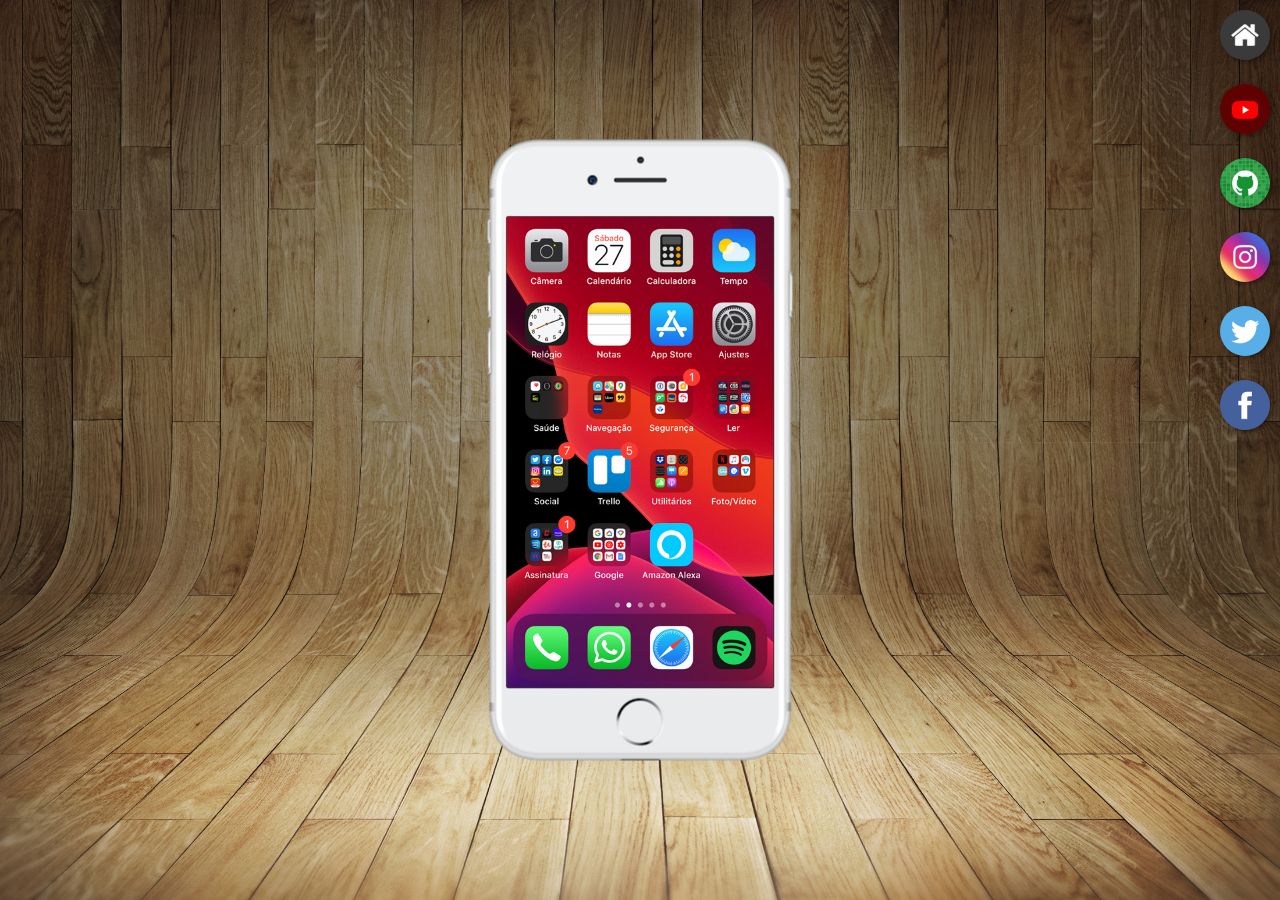
<file: projeto-social-main/index.html>
<!DOCTYPE html>
<html lang="pt-BR">
<head>
    <meta charset="UTF-8">
    <meta http-equiv="X-UA-Compatible" content="IE=edge">
    <meta name="viewport" content="width=device-width, initial-scale=1.0">
    <link rel="shortcut icon" href="favicon.ico" type="image/x-icon">
    <link rel="stylesheet" href="estilos/style.css">
    <title>Projeto Redes Sociais</title>
</head>
<body>
    <main>
        <section id="telefone">
            <iframe src="home.html" name="tela" id="tela" frameborder="0">
                Seu navegador não é compatível com isso.
            </iframe>

        </section>
        <section id="redes-sociais">
            <a href="home.html" target="tela"><img src="imagens/logo-home.jpg" alt="Home"></a><br>
            <a href="youtube.html" target="tela"><img src="imagens/logo-youtube.jpg" alt="Youtube"></a><br>
            <a href="github.html" target="tela"><img src="imagens/logo-github.jpg" alt="Github"></a><br>
            <a href="instagram.html" target="tela"><img src="imagens/logo-instagram.jpg" alt="Instagram"></a><br>
            <a href="twitter.html" target="tela"><img src="imagens/logo-twitter.jpg" alt="Twitter"></a><br>
            <a href="facebook.html" target="tela"><img src="imagens/logo-facebook.jpg" alt="Facebook"></a><br>

        </section>
    </main>
</body>
</html>
</file>
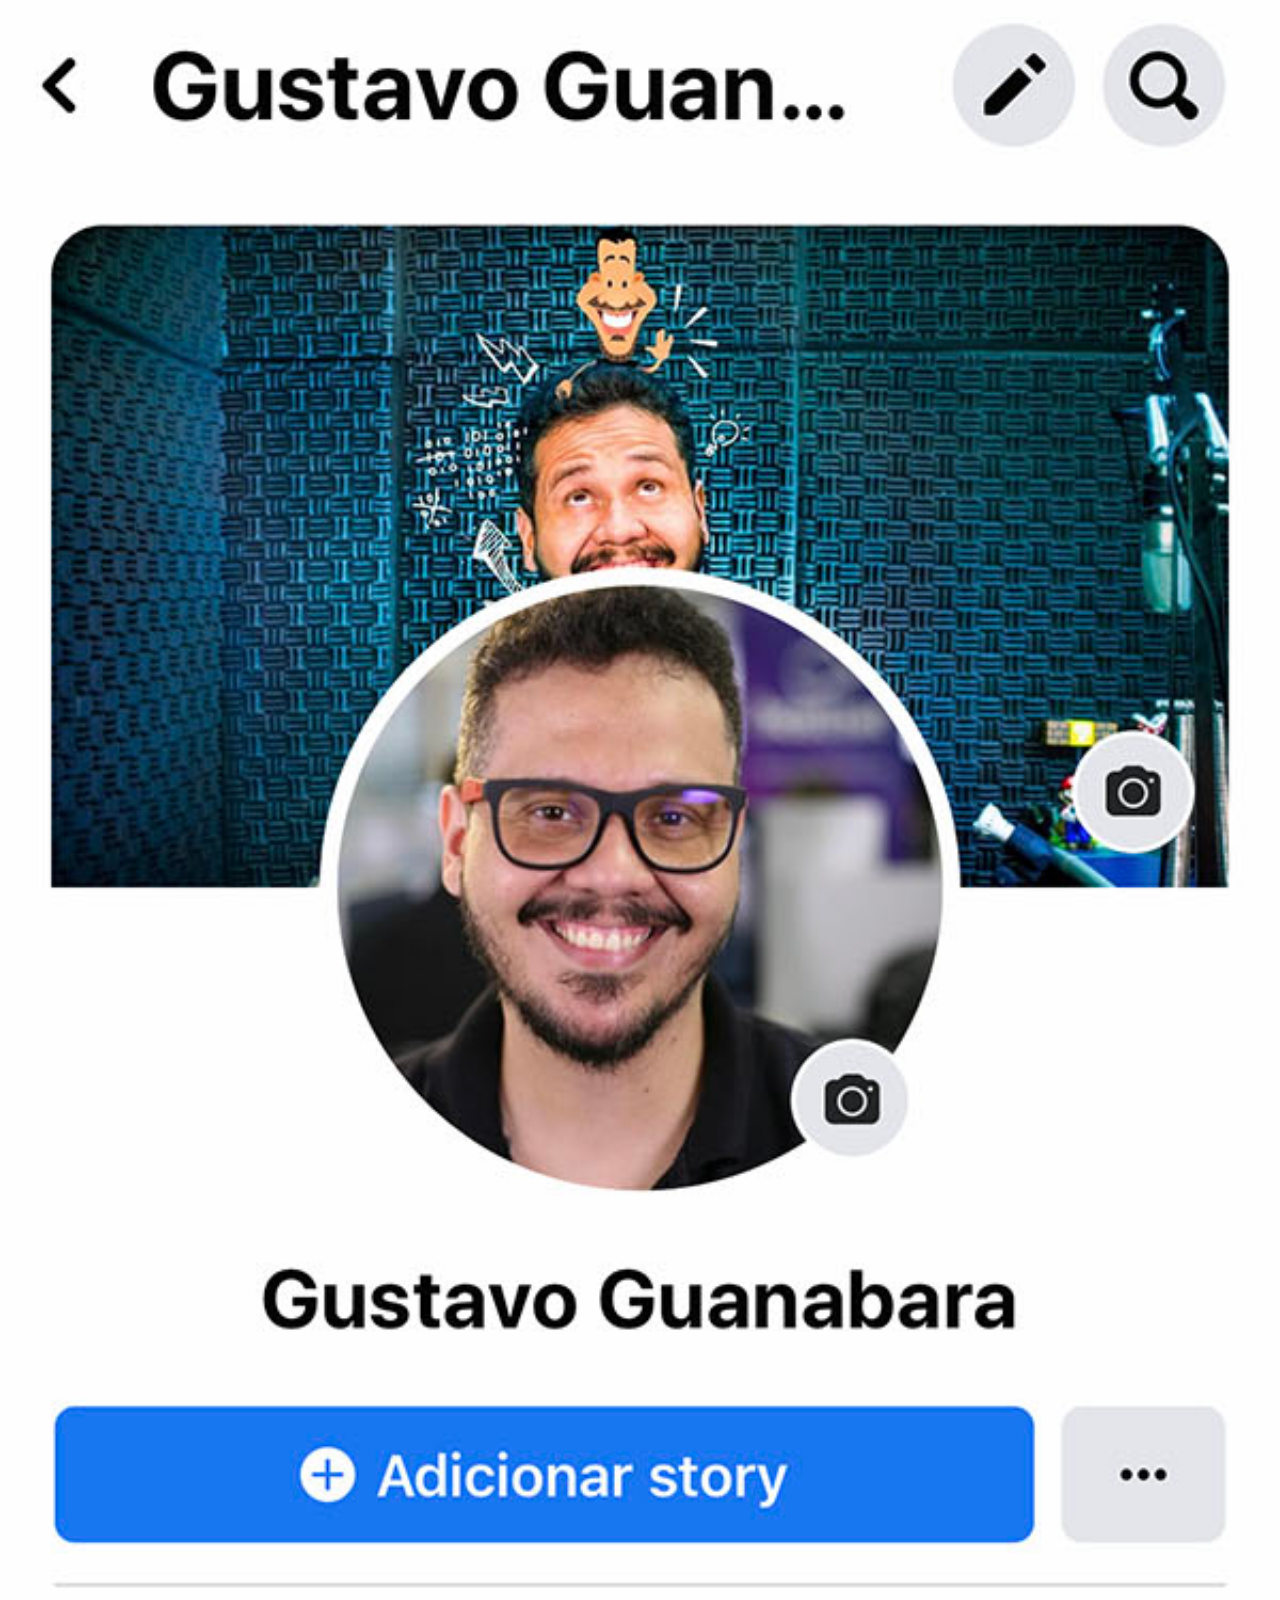
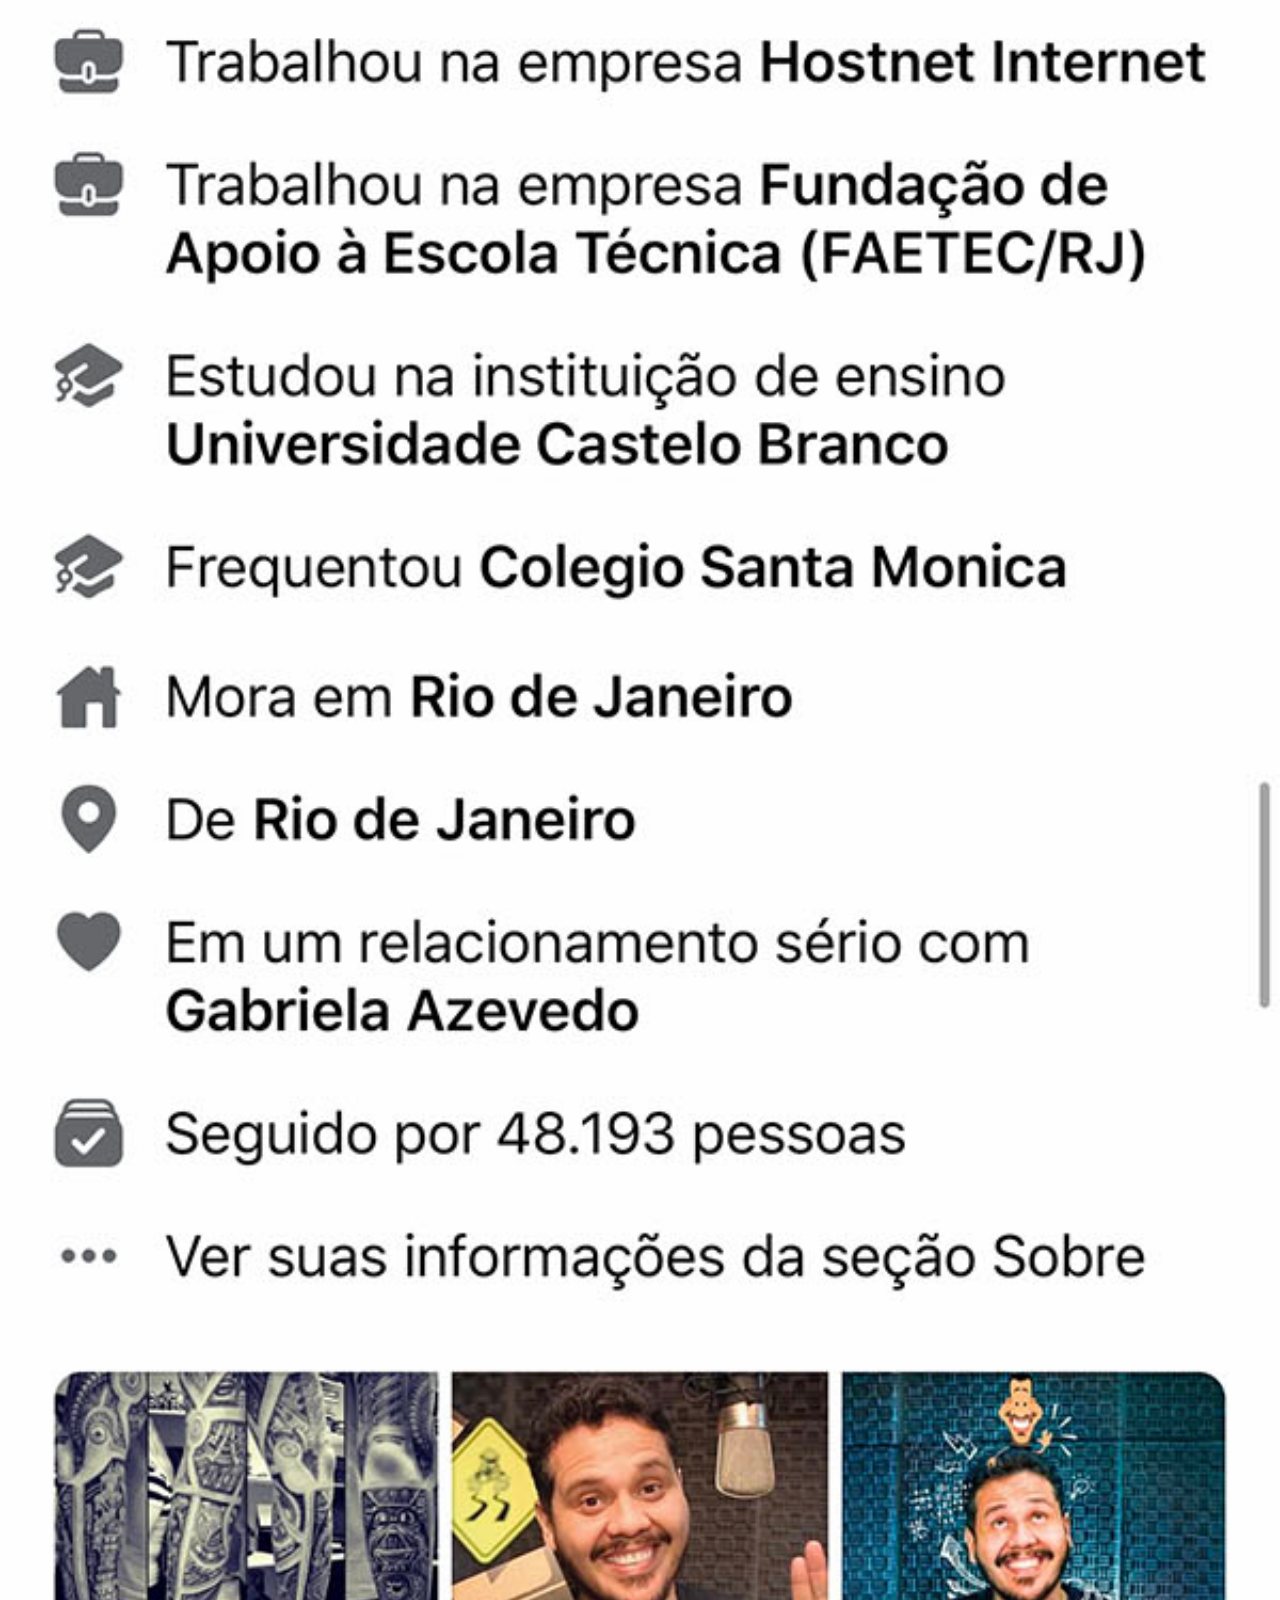
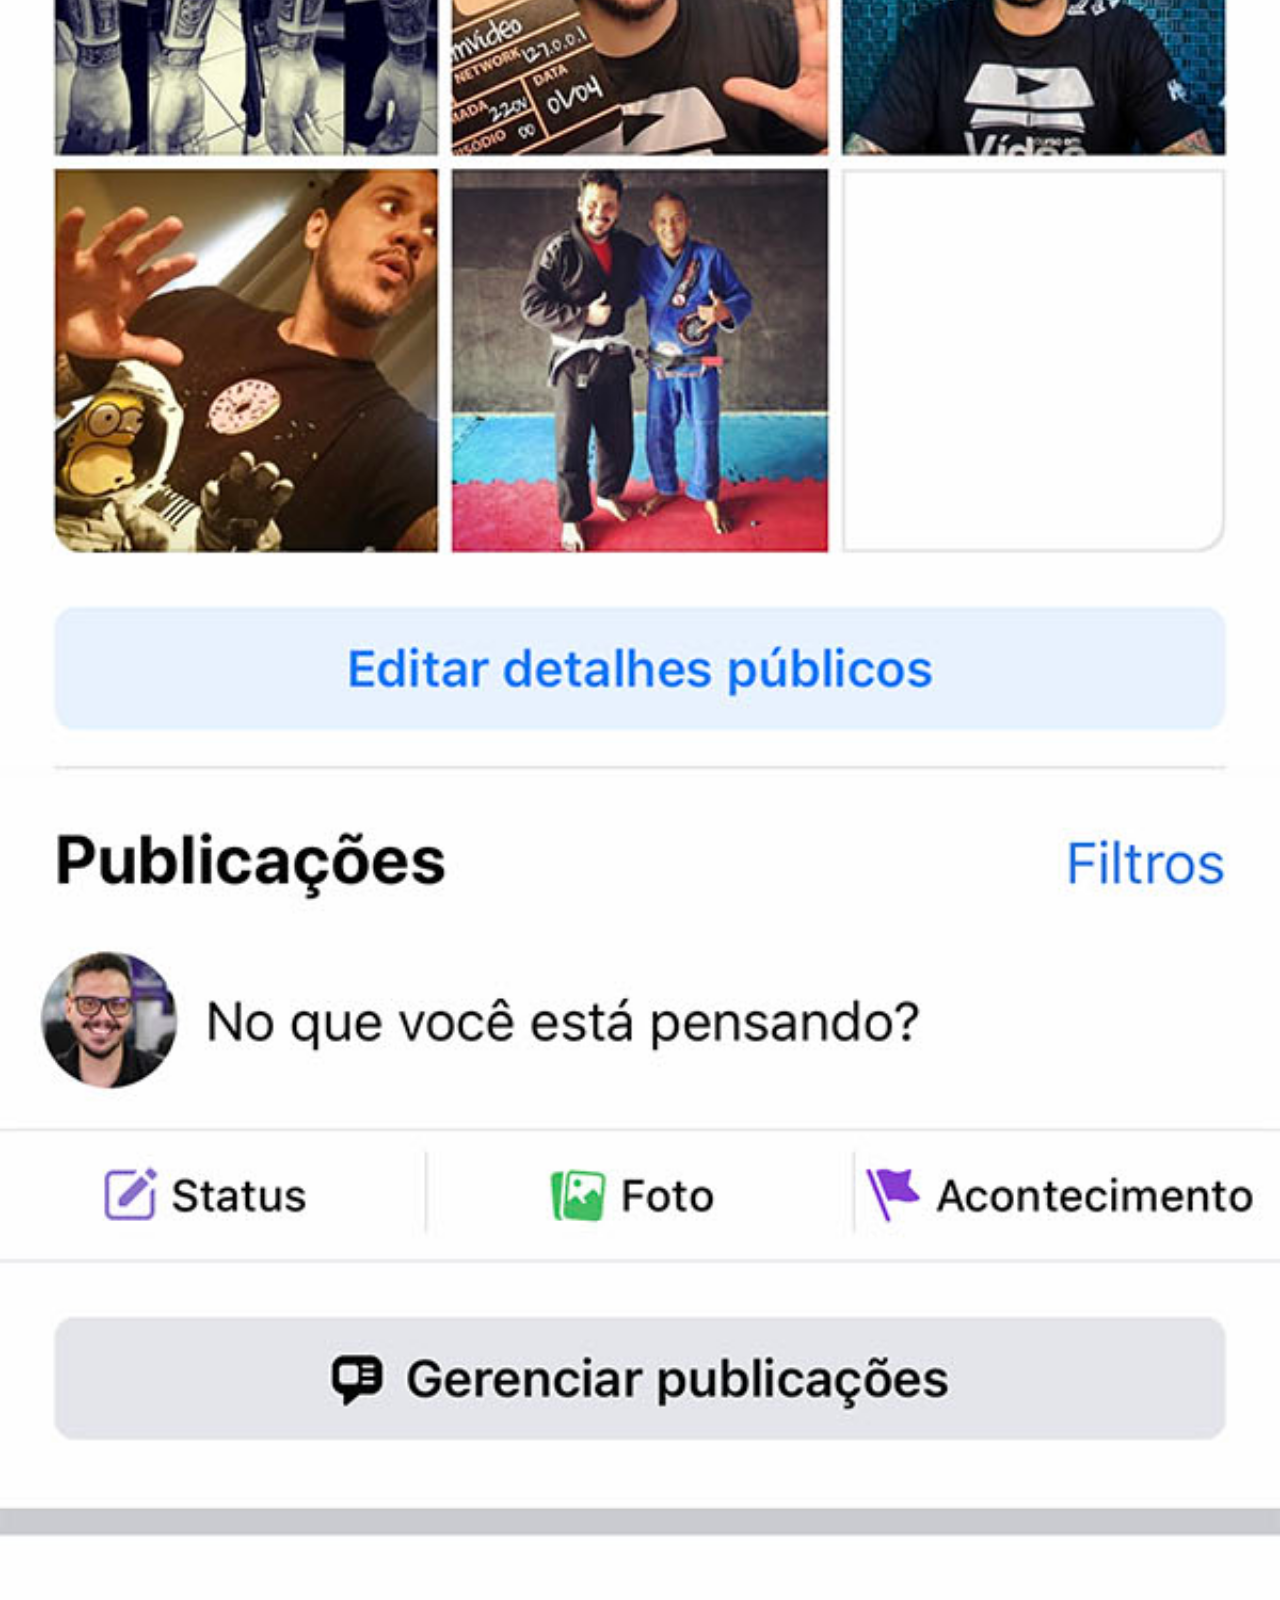
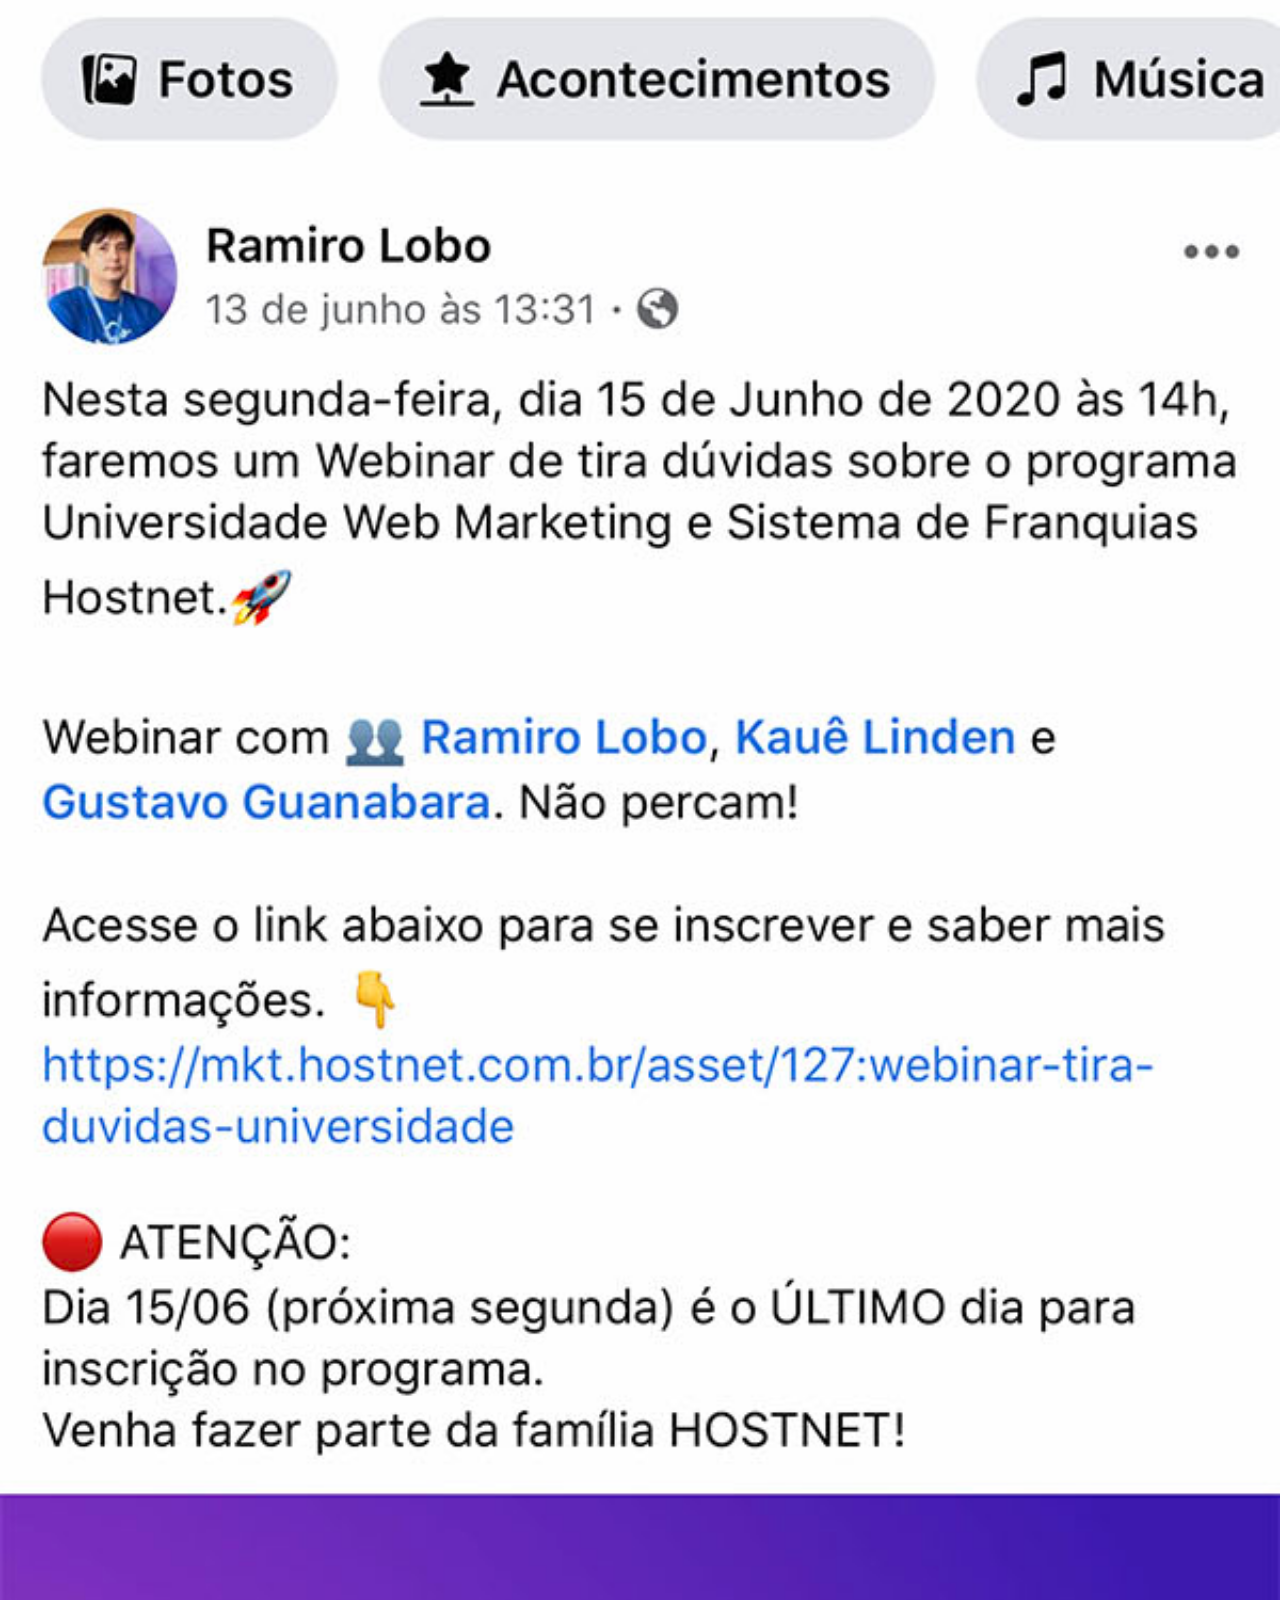
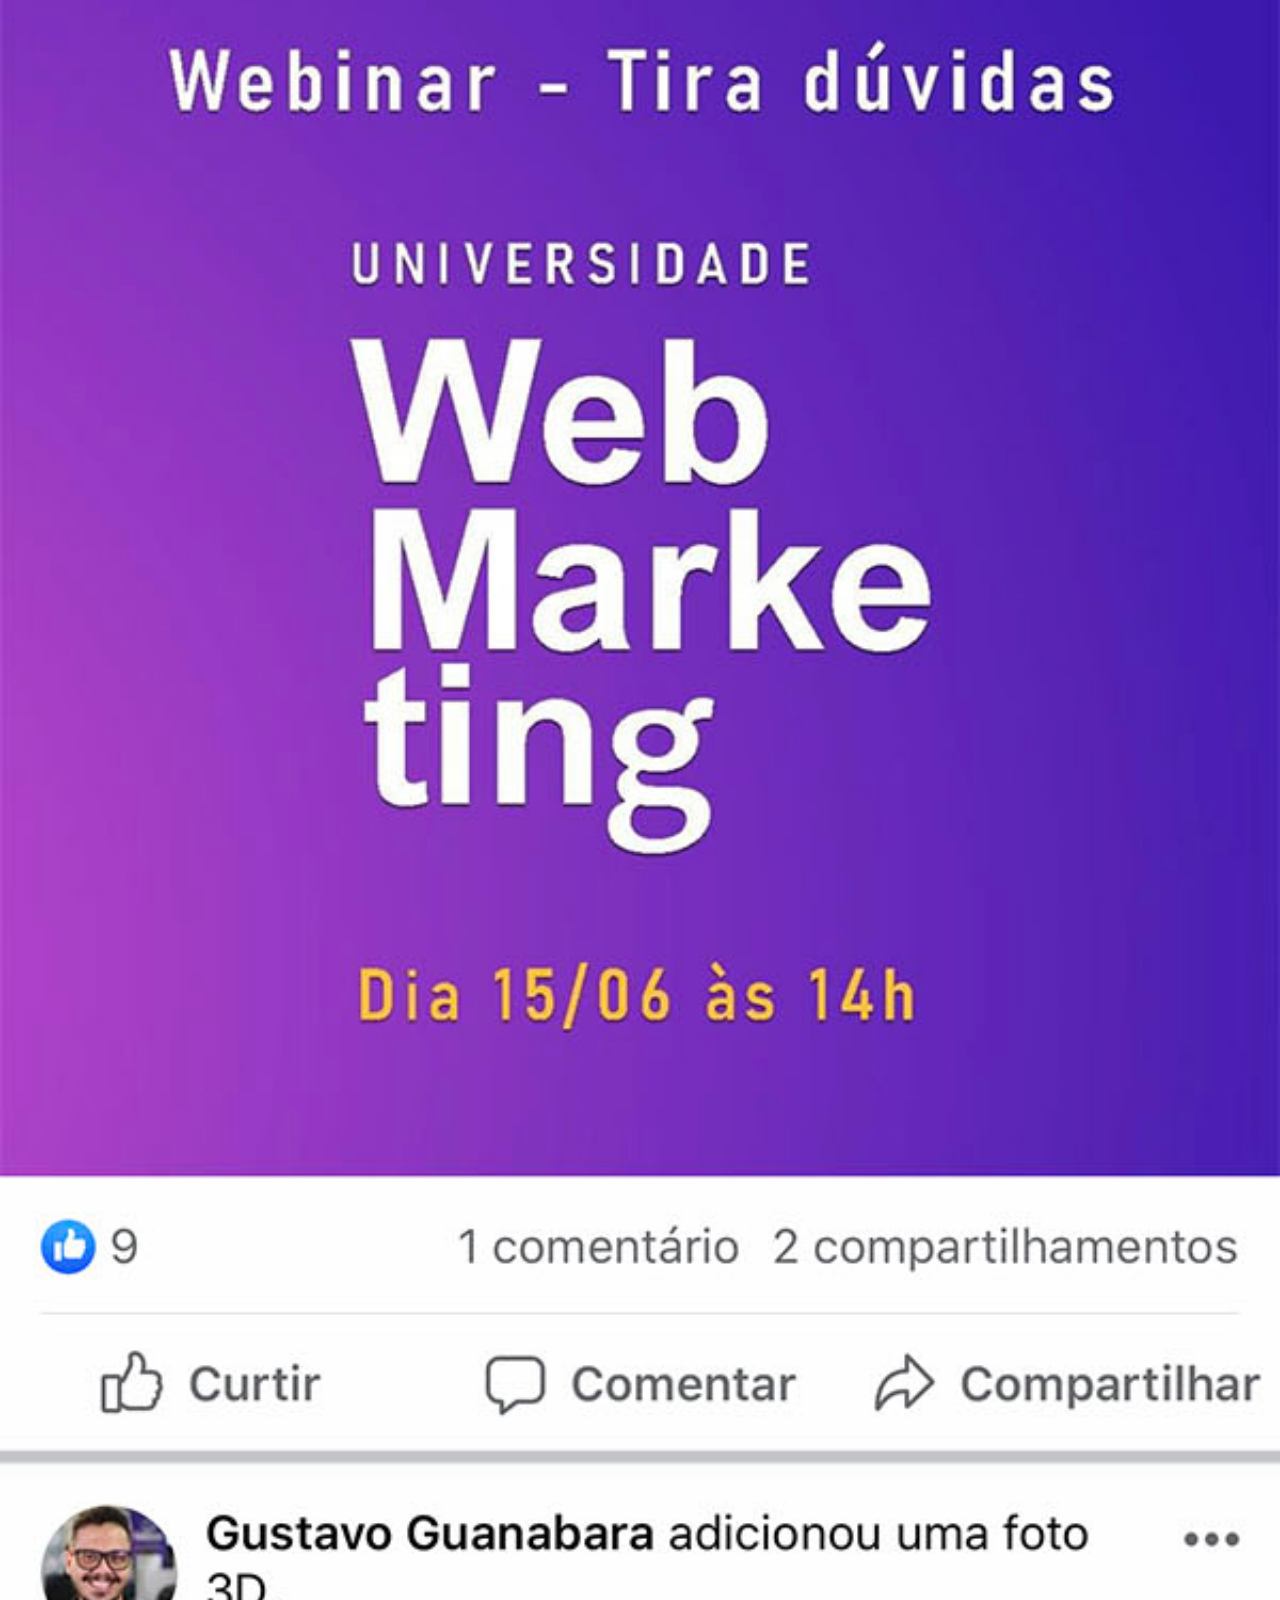
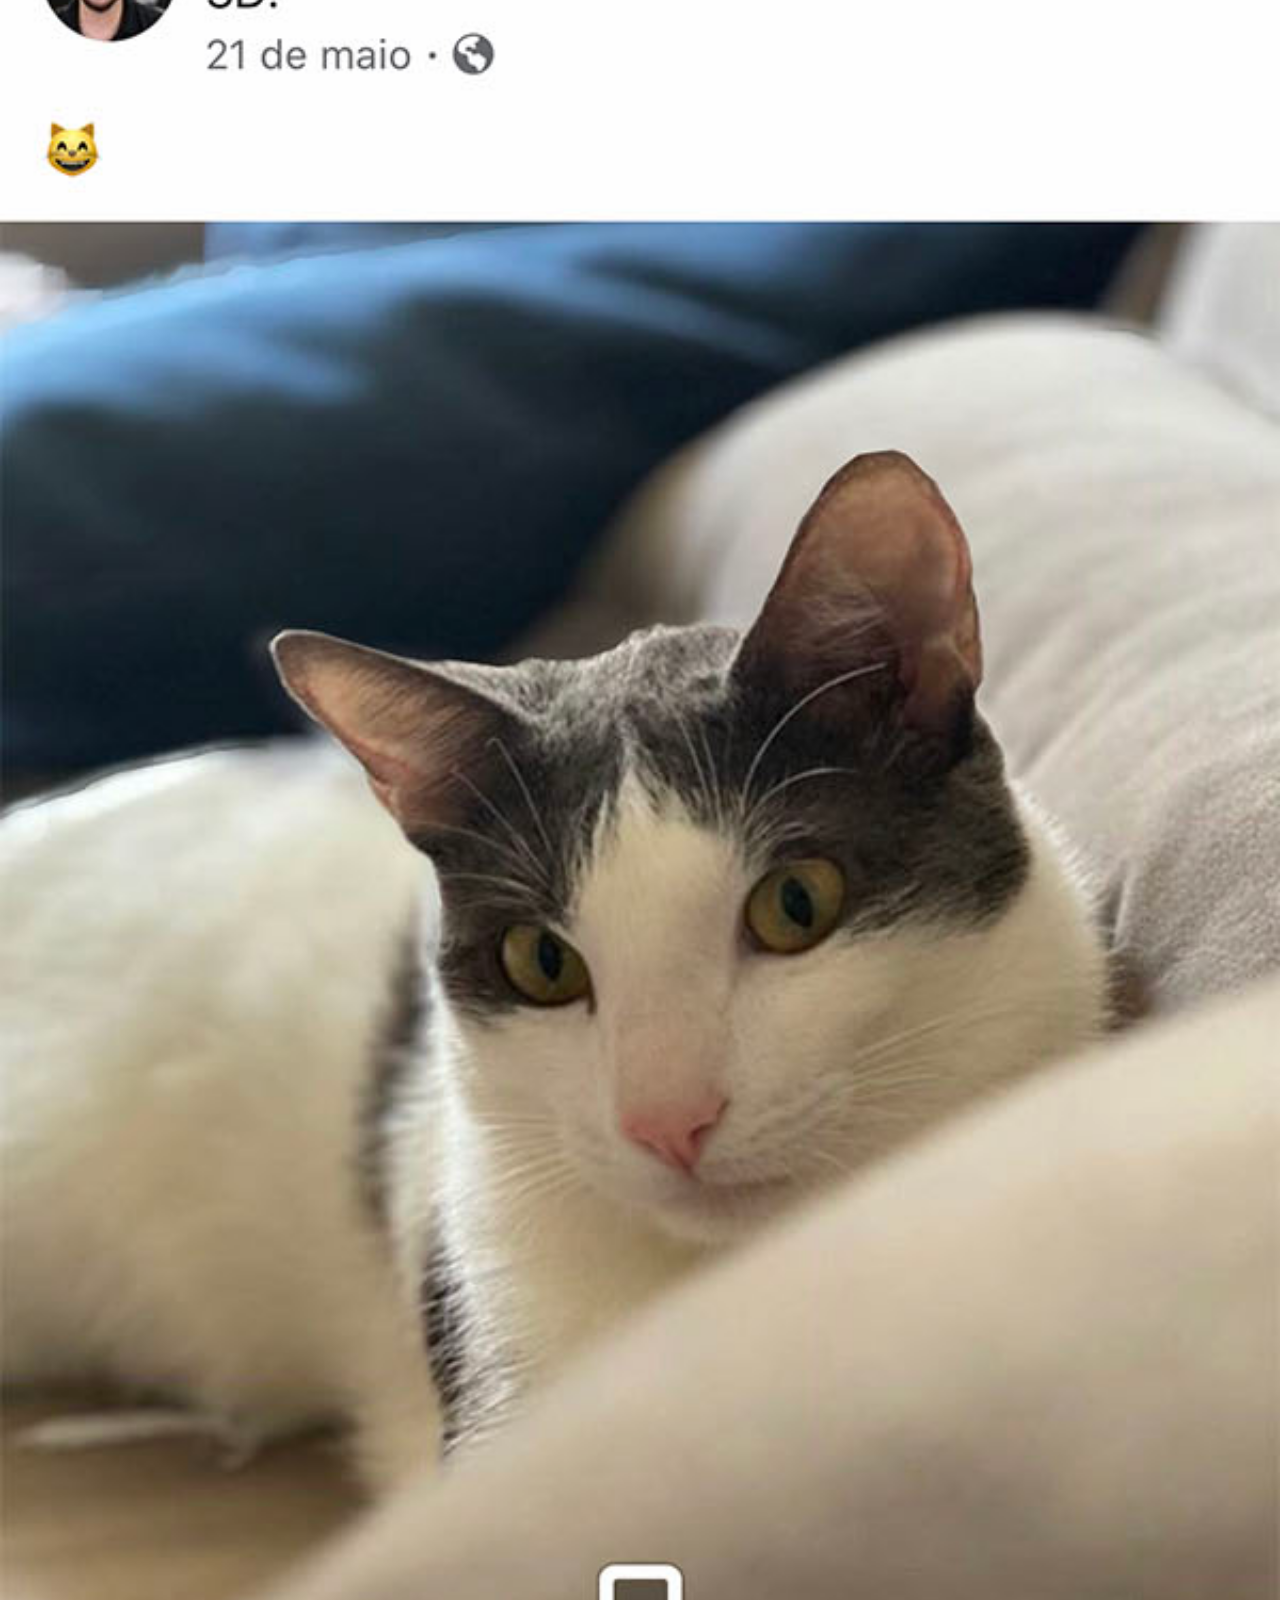
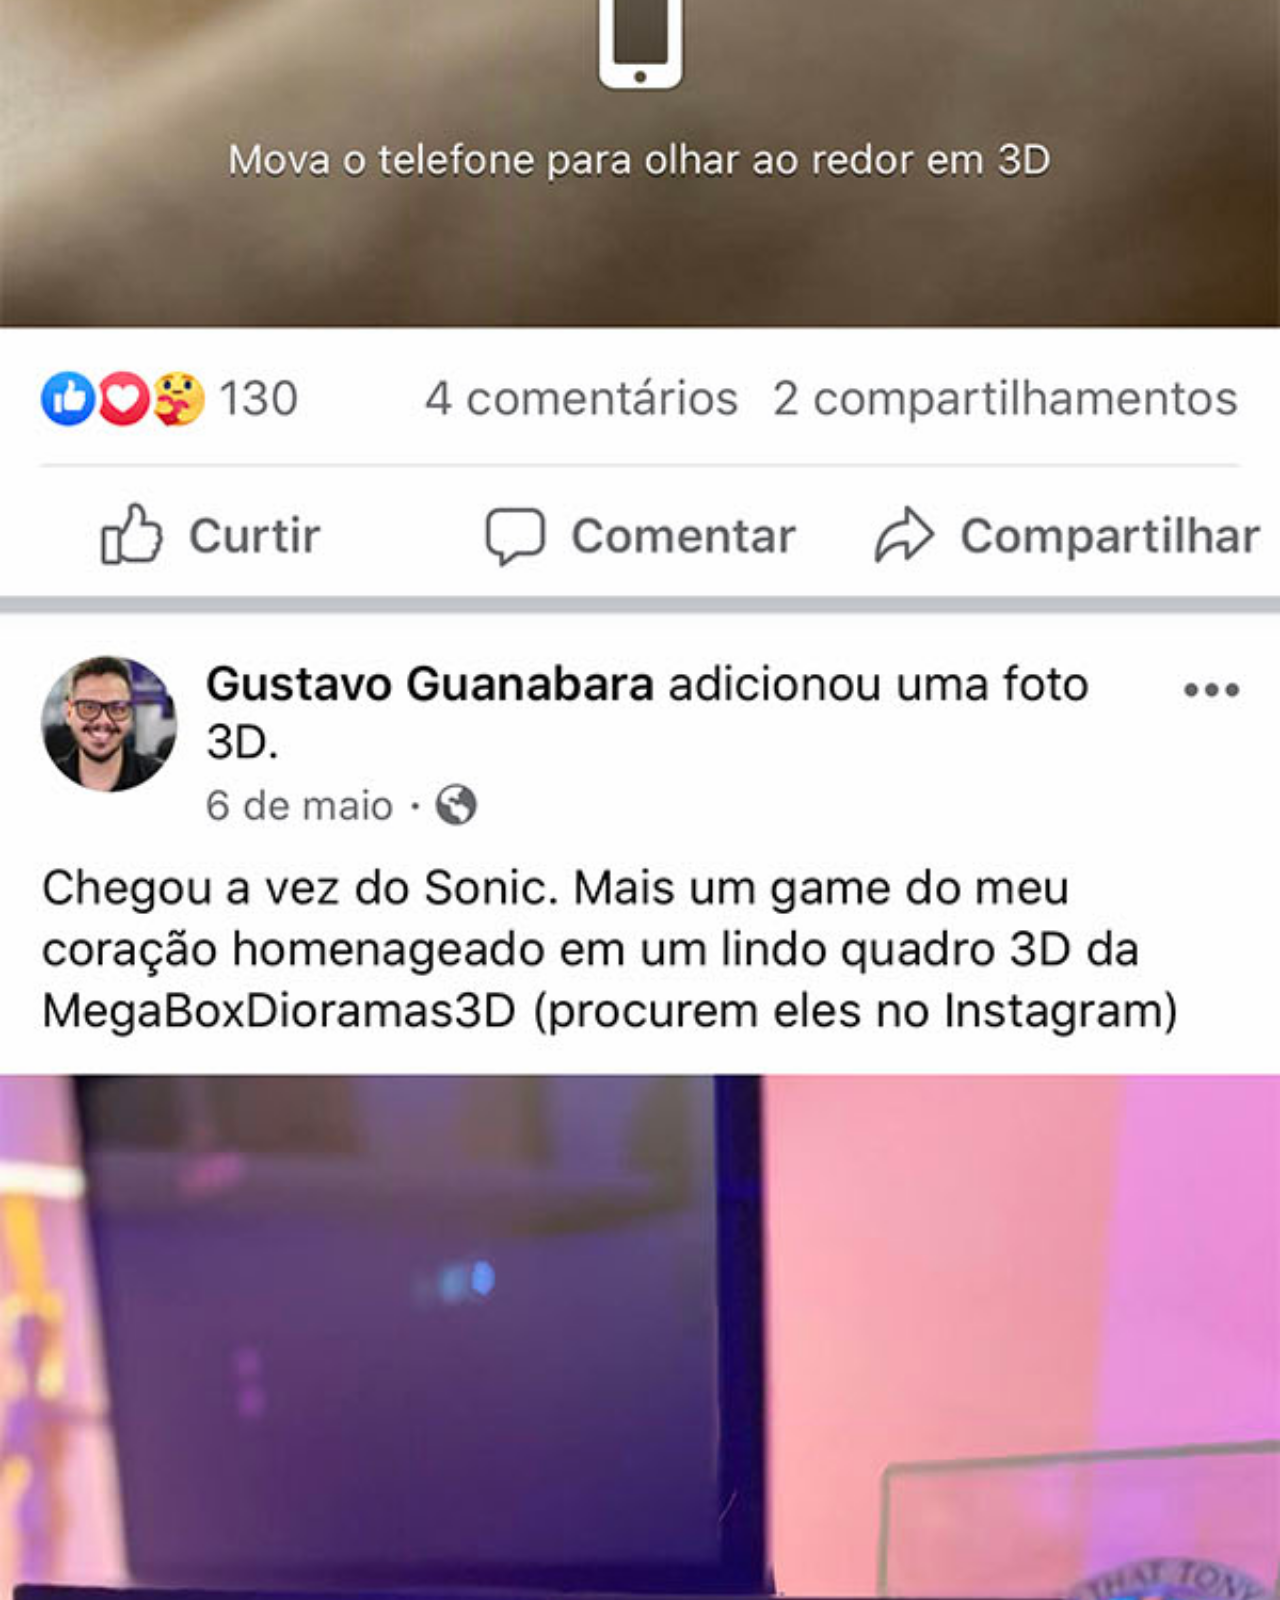
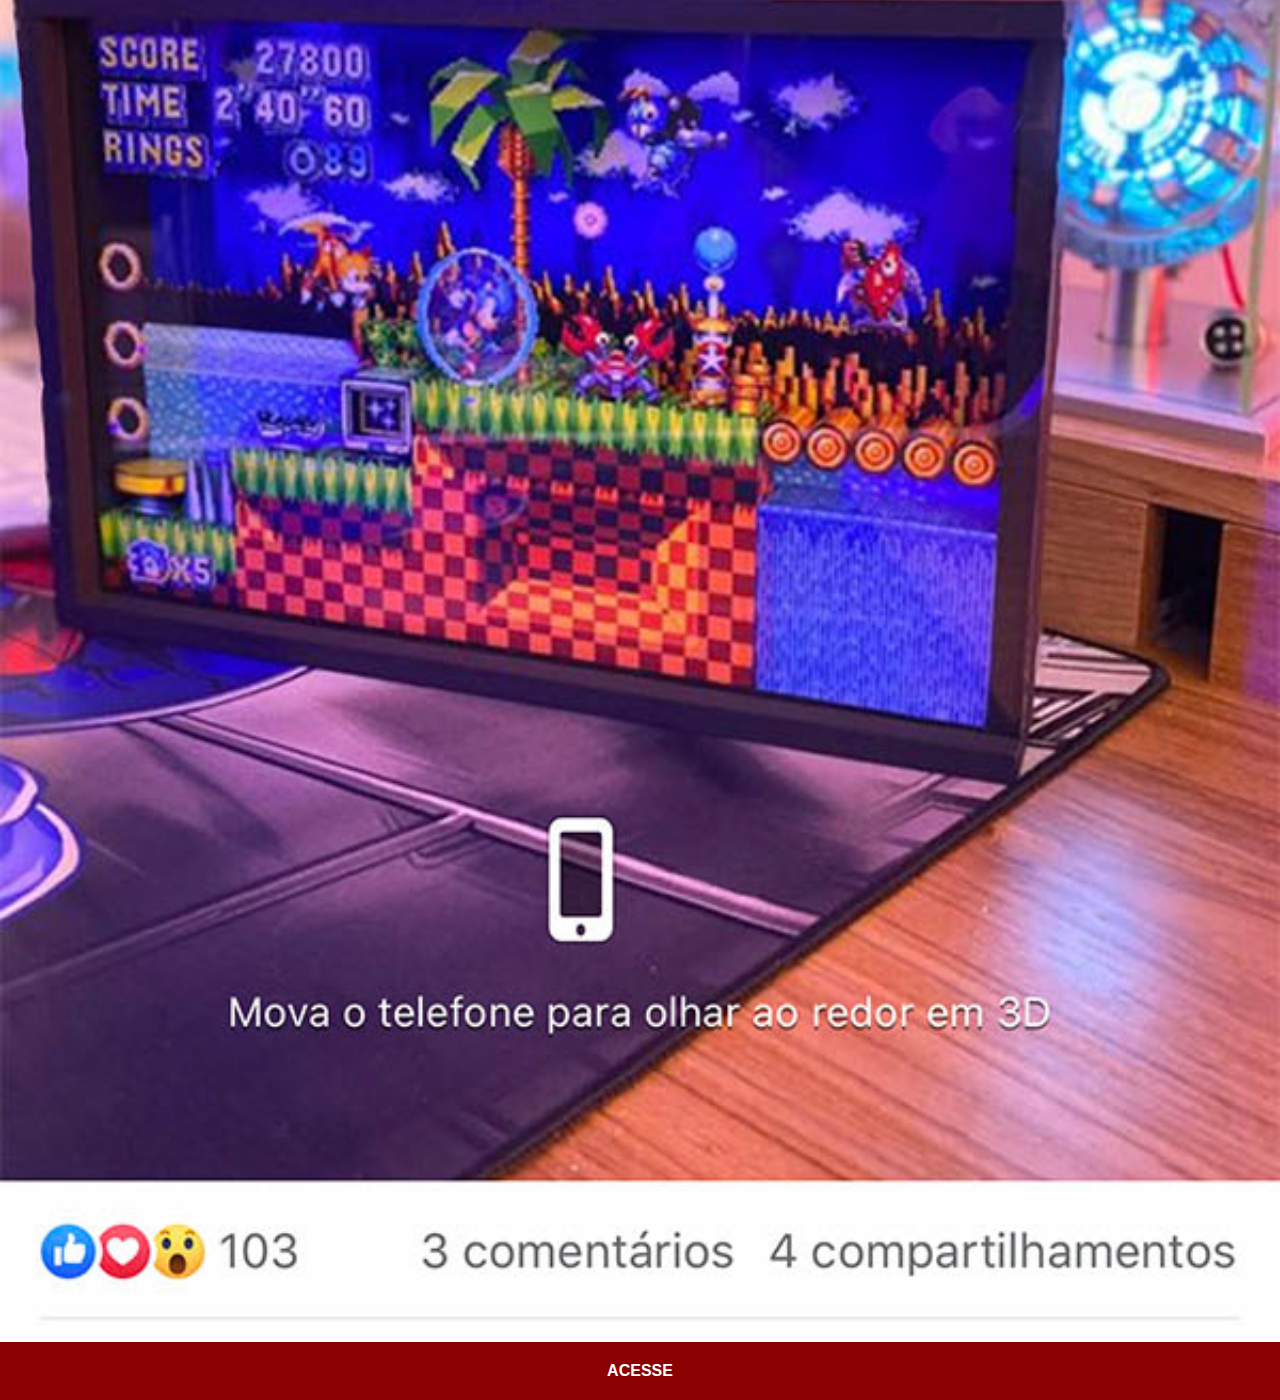
<file: projeto-social-main/facebook.html>
<!DOCTYPE html>
<html lang="pt-BR">
<head>
    <meta charset="UTF-8">
    <meta http-equiv="X-UA-Compatible" content="IE=edge">
    <meta name="viewport" content="width=device-width, initial-scale=1.0">
    <title>Facebook</title>
    <link rel="stylesheet" href="estilos/social.css">
</head>
<body>
    <img src="imagens/tela-facebook.jpg" alt="Facebook">
    <a href="https://www.facebook.com/gustavoguanabara" target="_blank">ACESSE</a>
</body>
</html>
</file>
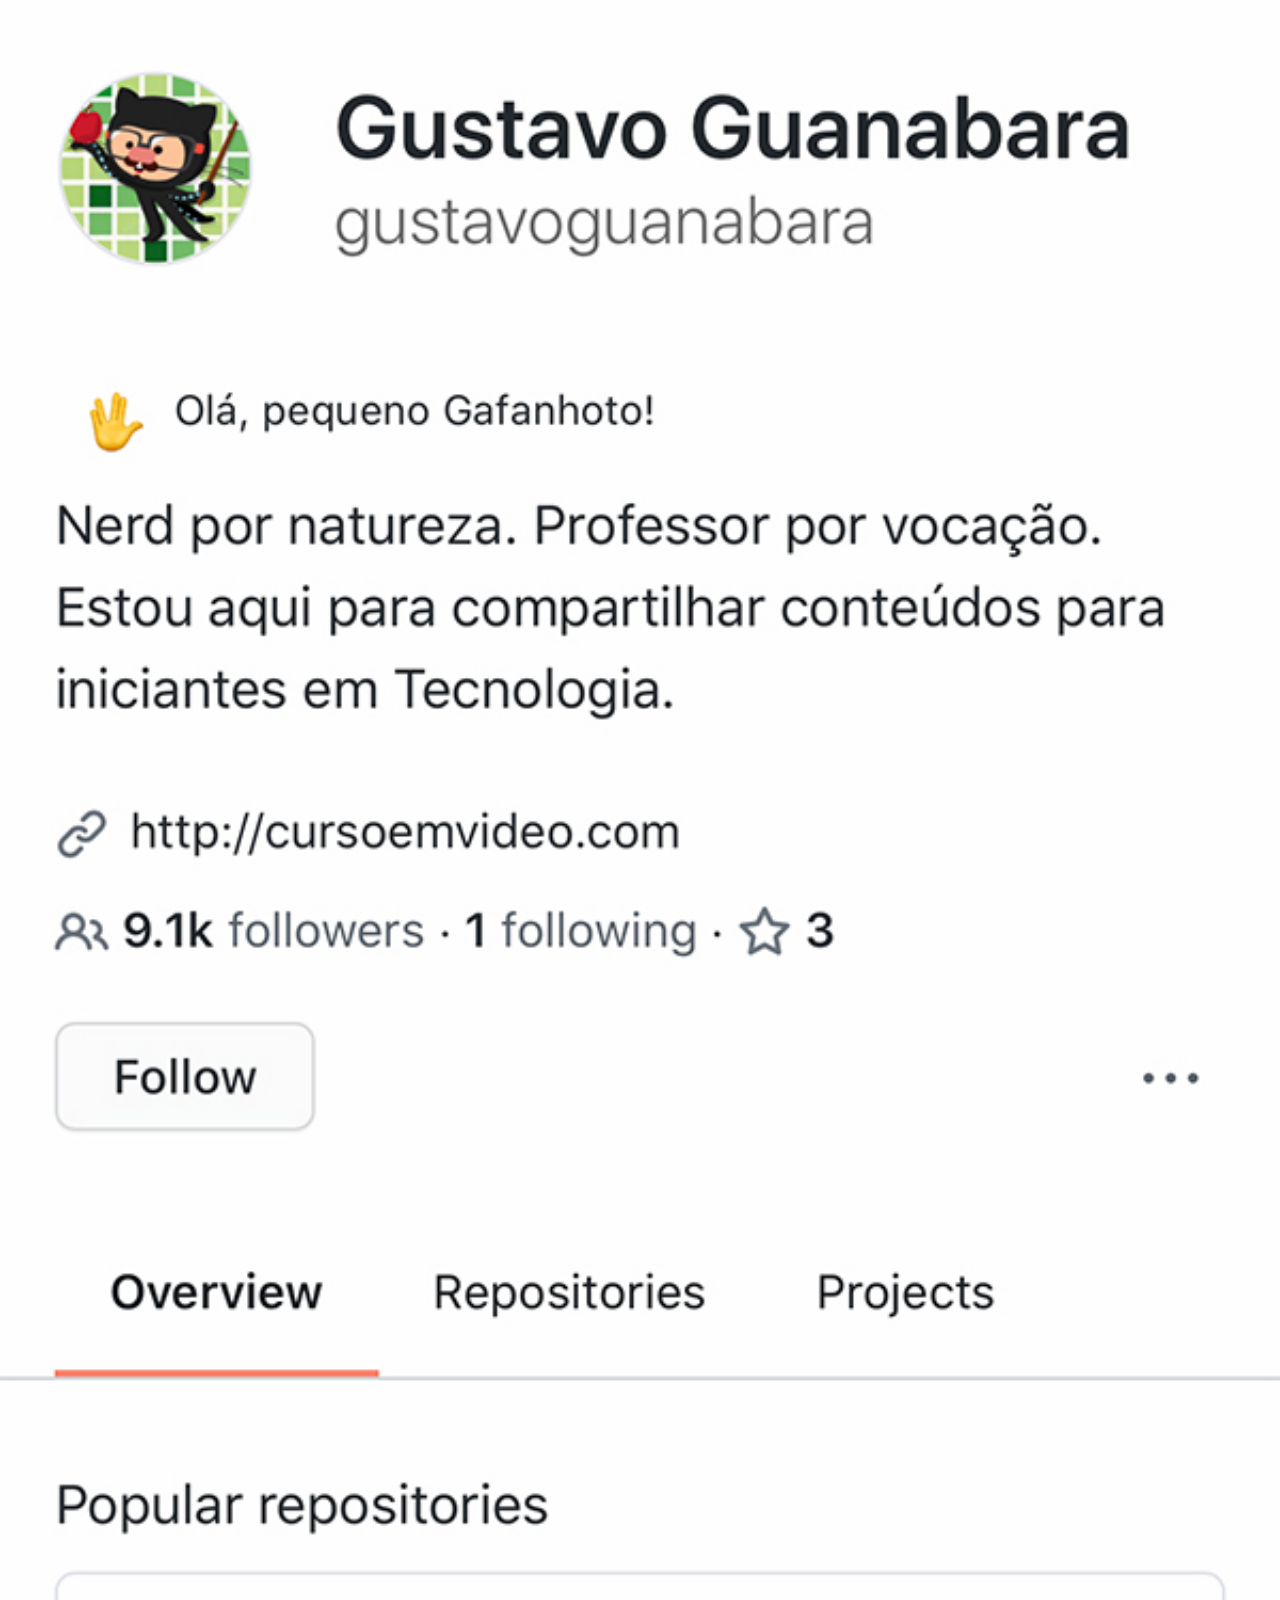
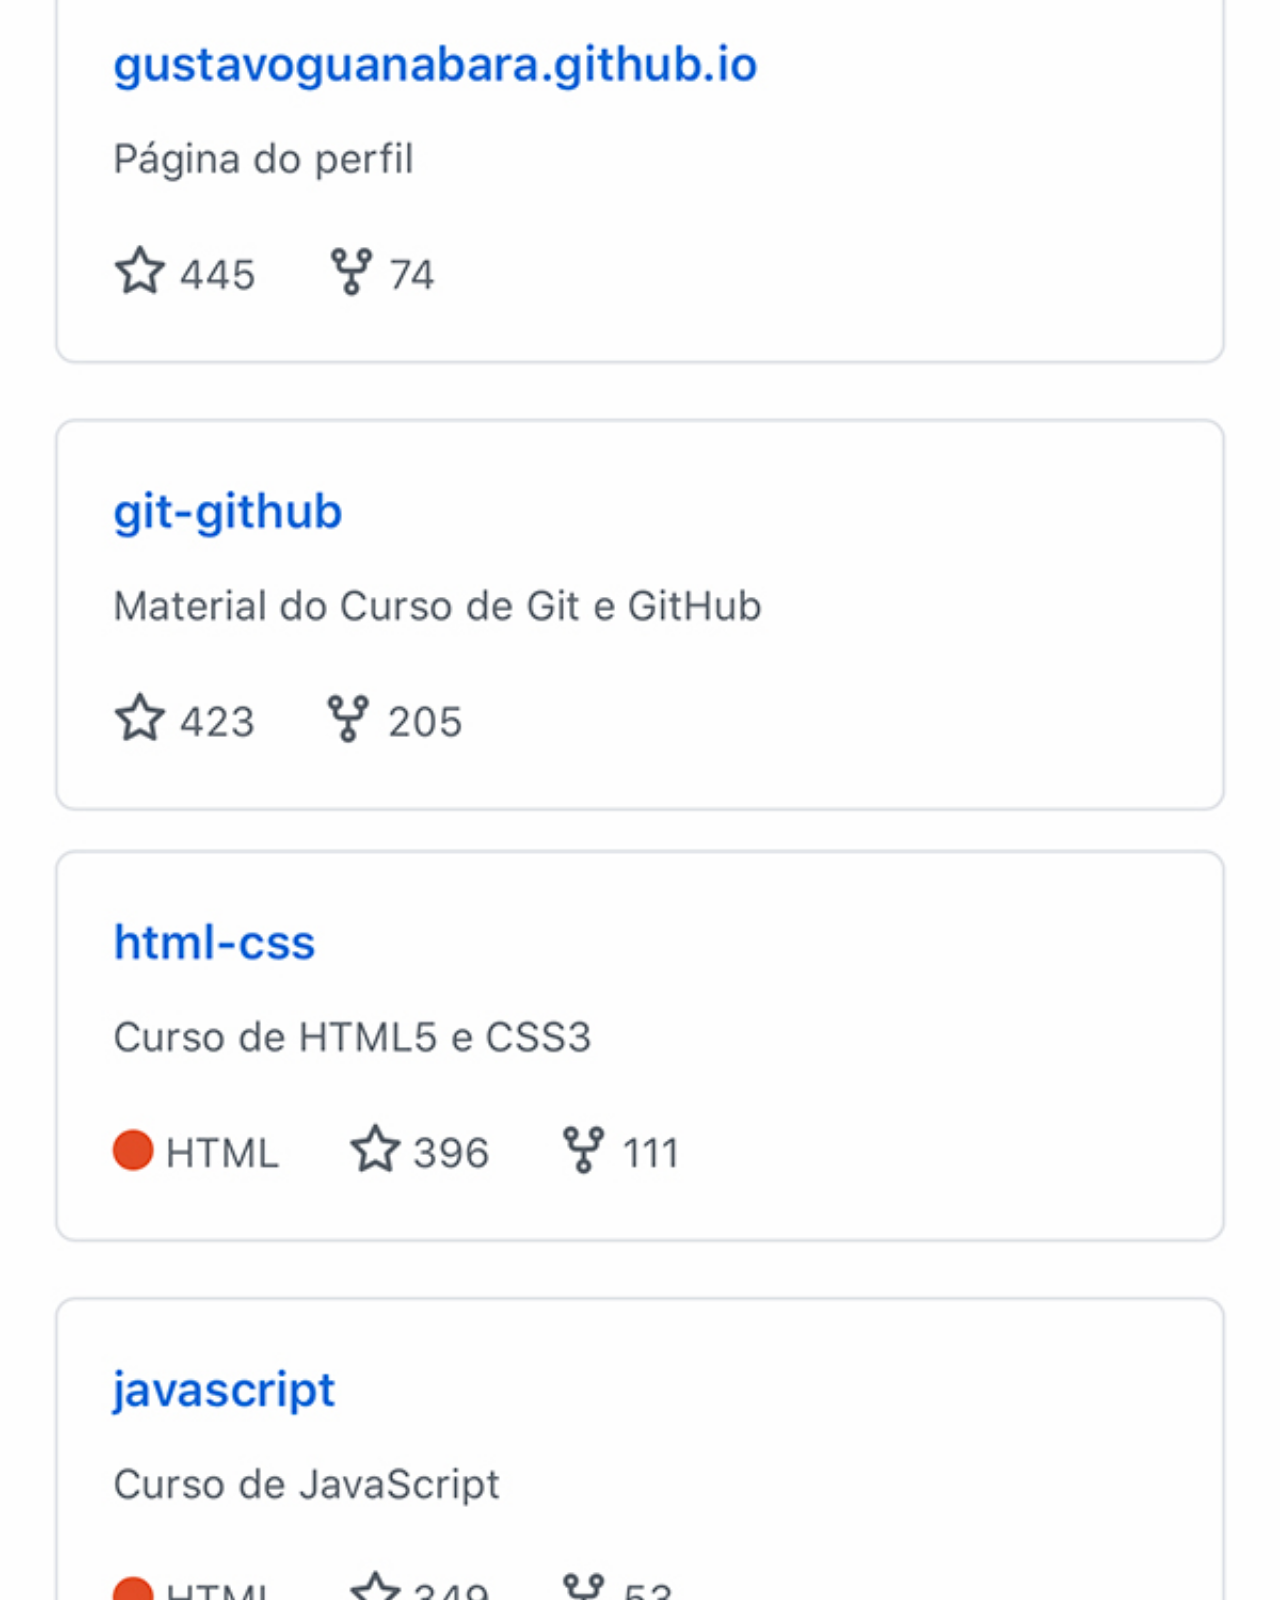
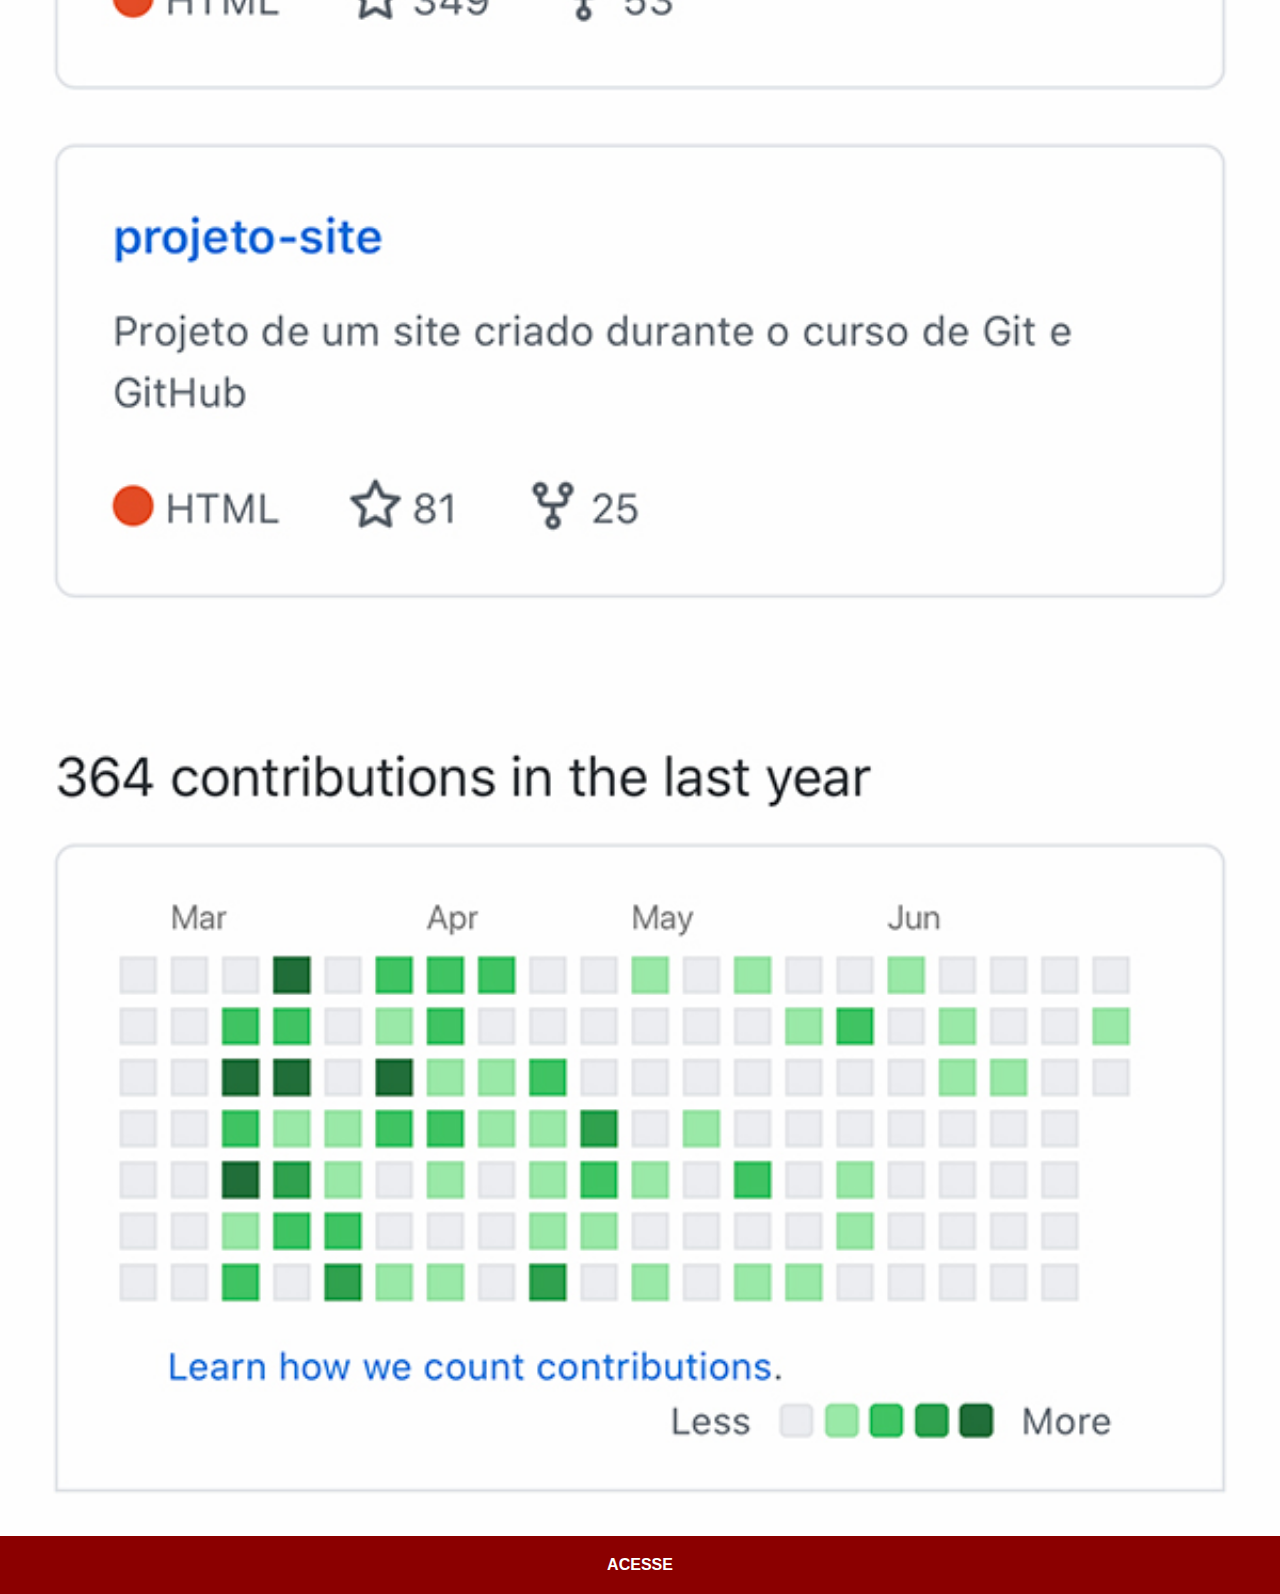
<file: projeto-social-main/github.html>
<!DOCTYPE html>
<html lang="en">
<head>
    <meta charset="UTF-8">
    <meta http-equiv="X-UA-Compatible" content="IE=edge">
    <meta name="viewport" content="width=device-width, initial-scale=1.0">
    <title>GitHub</title>
    <link rel="stylesheet" href="estilos/social.css">
</head>
<body>
    <img src="imagens/tela-github.jpg" alt="GitHub">
    <a href="https://github.com/milenapolicarpo" target="_blank">ACESSE</a>
</body>
</html>
</file>
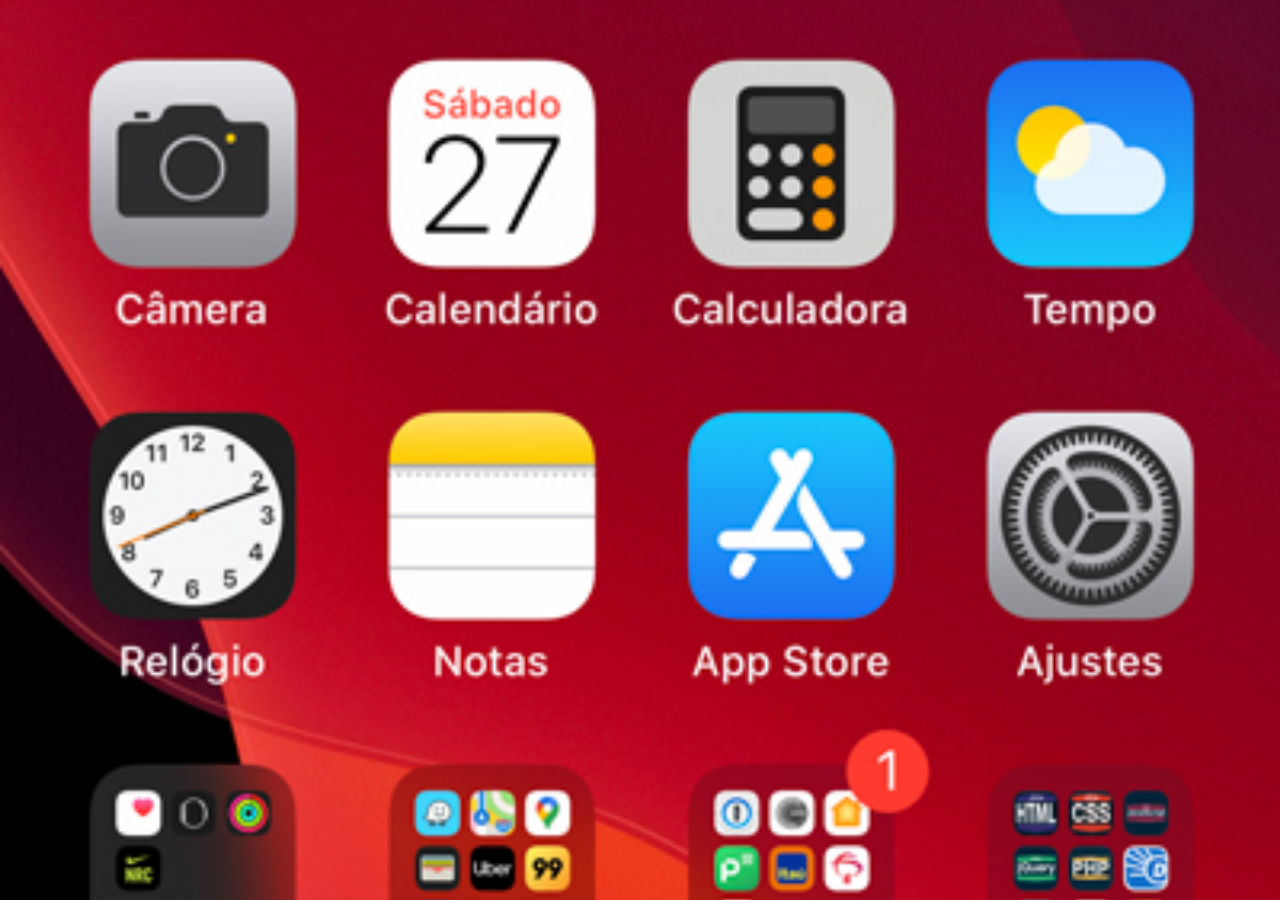
<file: projeto-social-main/home.html>
<!DOCTYPE html>
<html lang="pt-BR">
<head>
    <meta charset="UTF-8">
    <meta http-equiv="X-UA-Compatible" content="IE=edge">
    <meta name="viewport" content="width=device-width, initial-scale=1.0">
    <title>Home</title>
</head>
<style>
    * {
        margin: 0px;
        padding: 0px;
    }

    body {
        width: 100vw;
        height: 100vh;
        background: black url('imagens/tela-home.jpg') no-repeat top center;
        background-size: cover;
    }
</style>
<body>
    
</body>
</html>
</file>
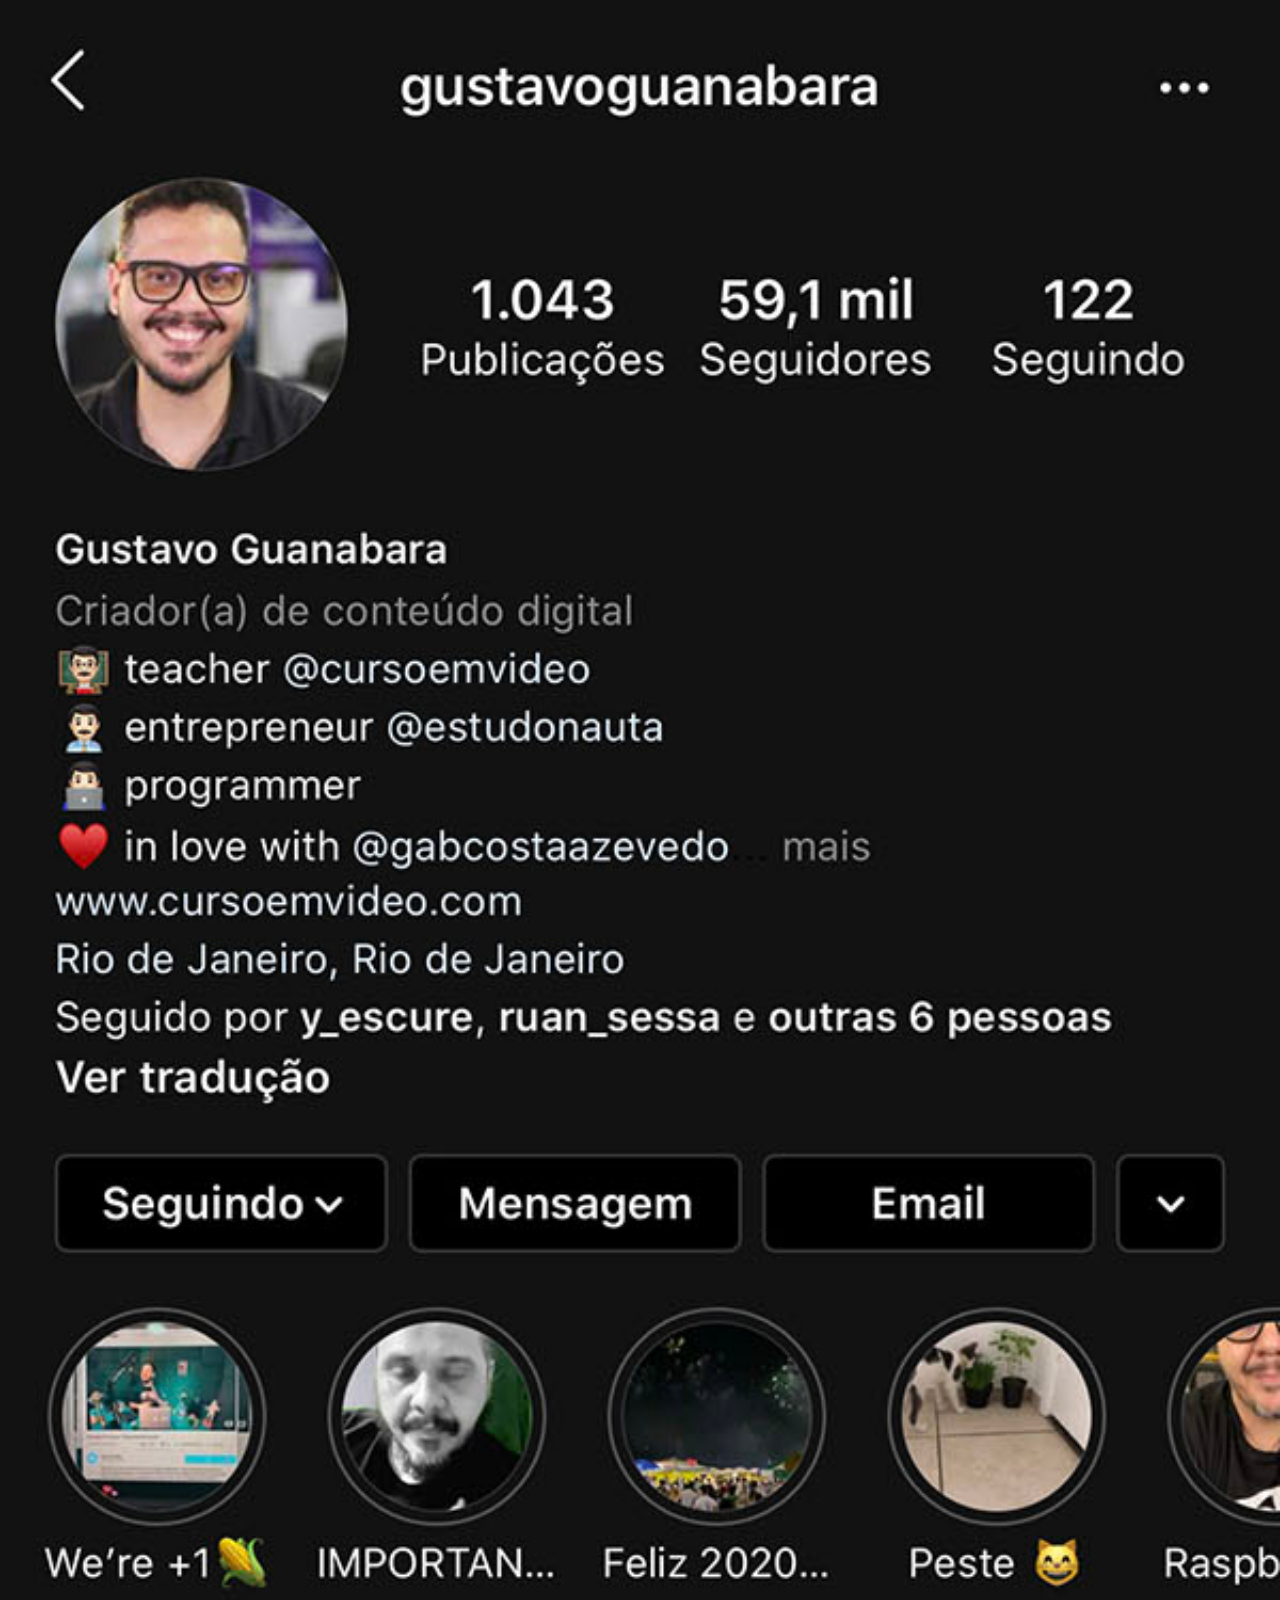
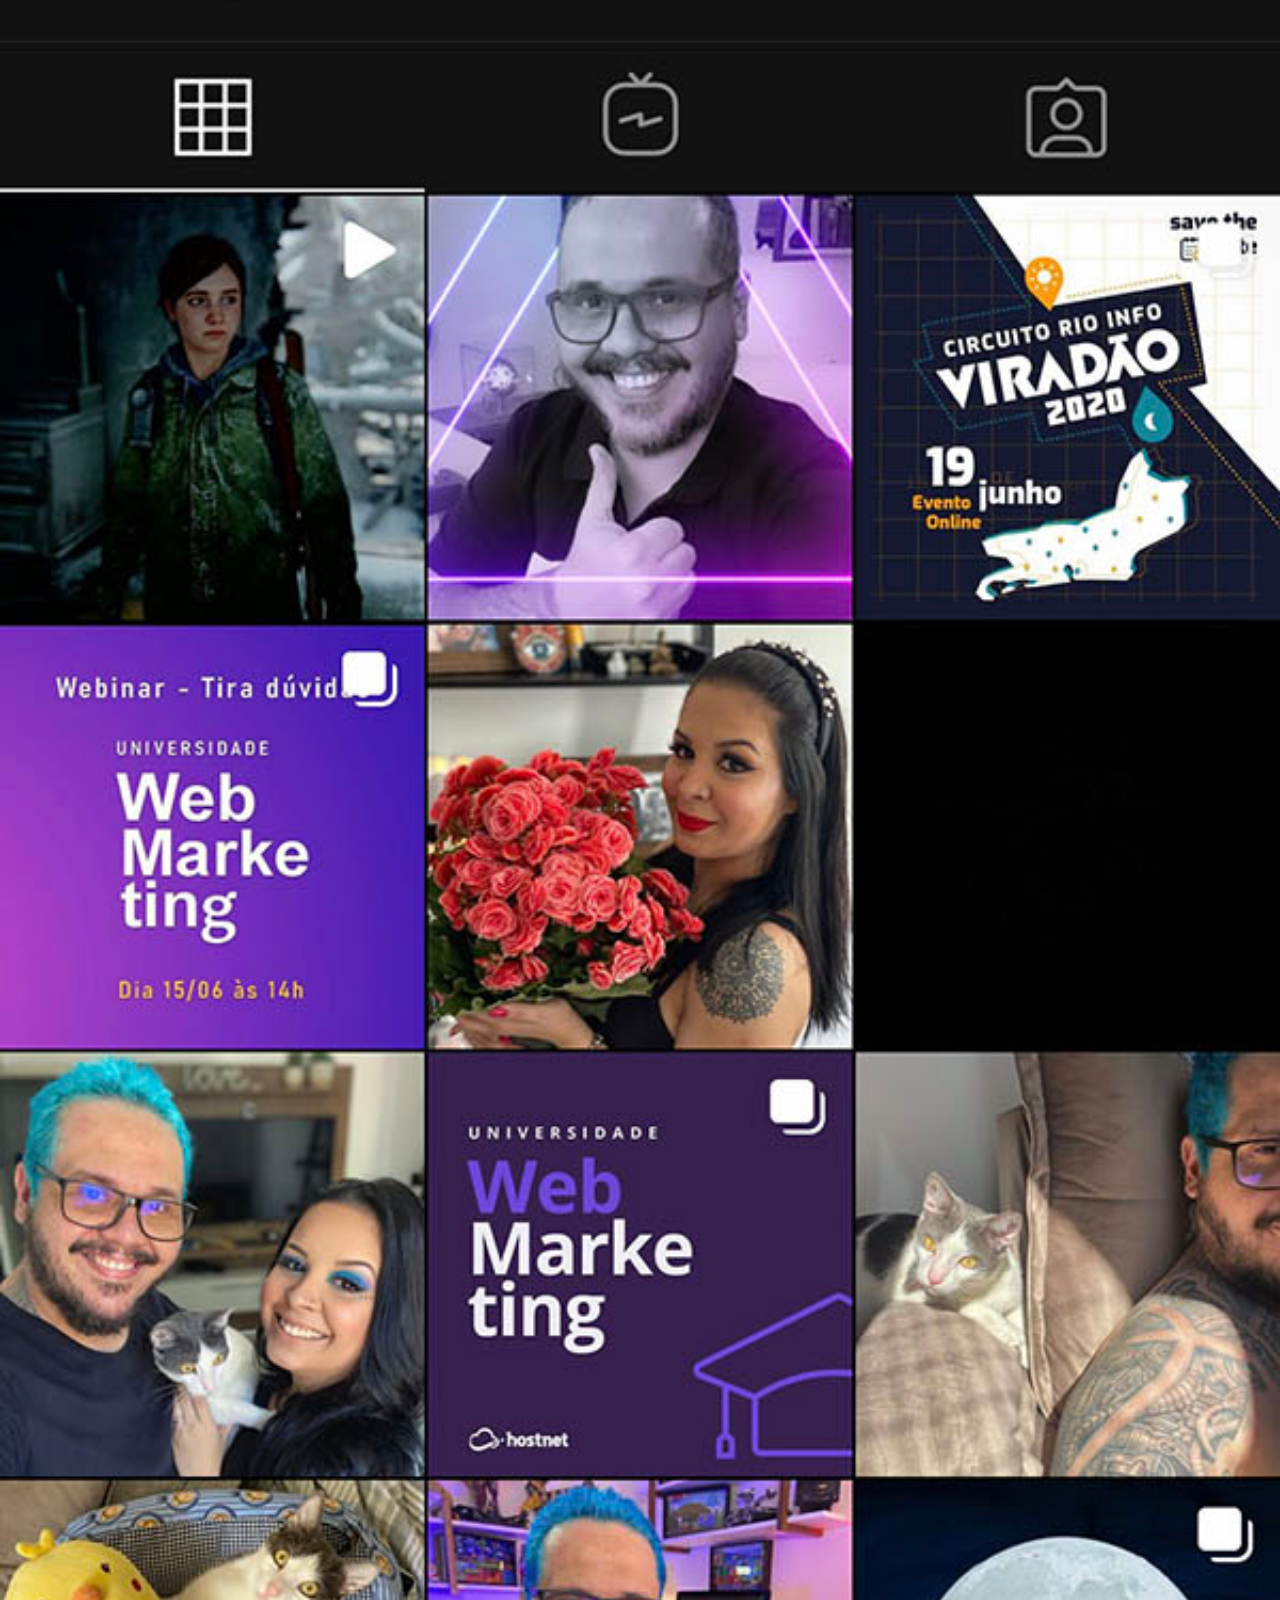
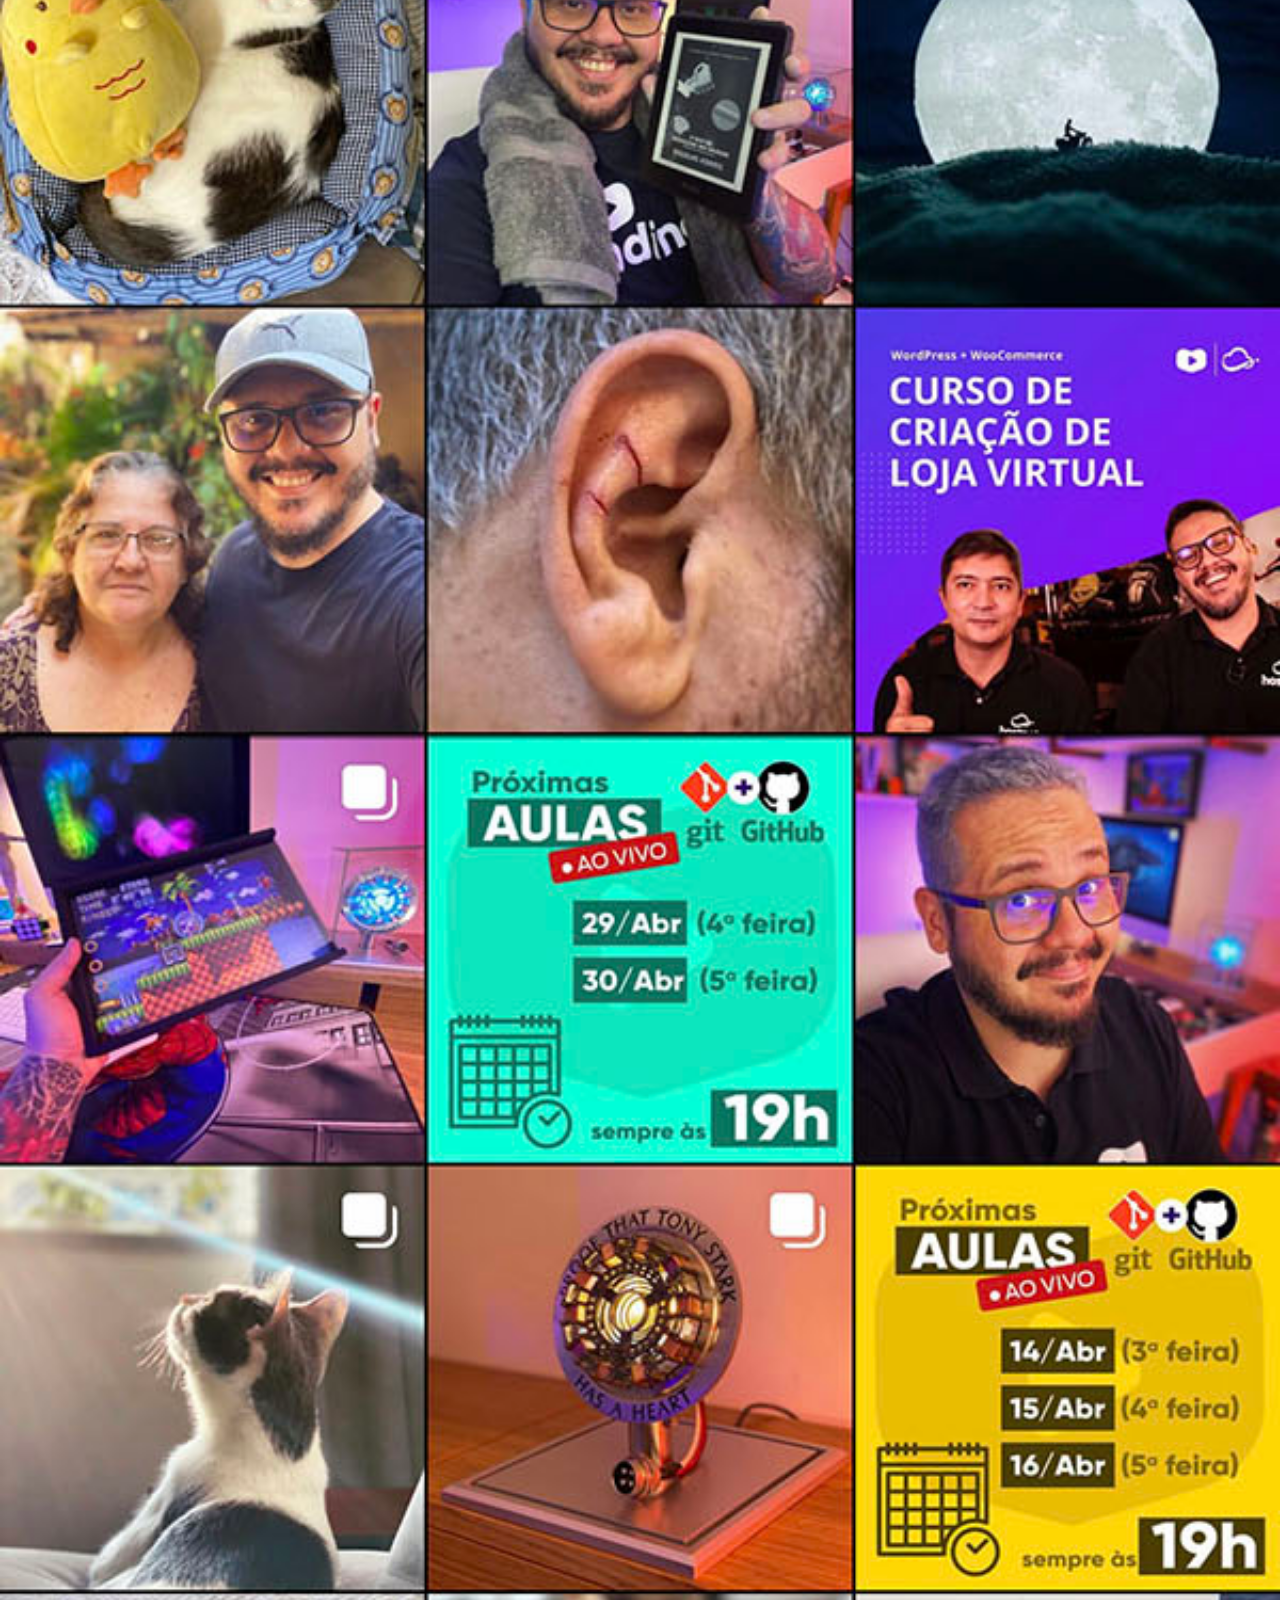
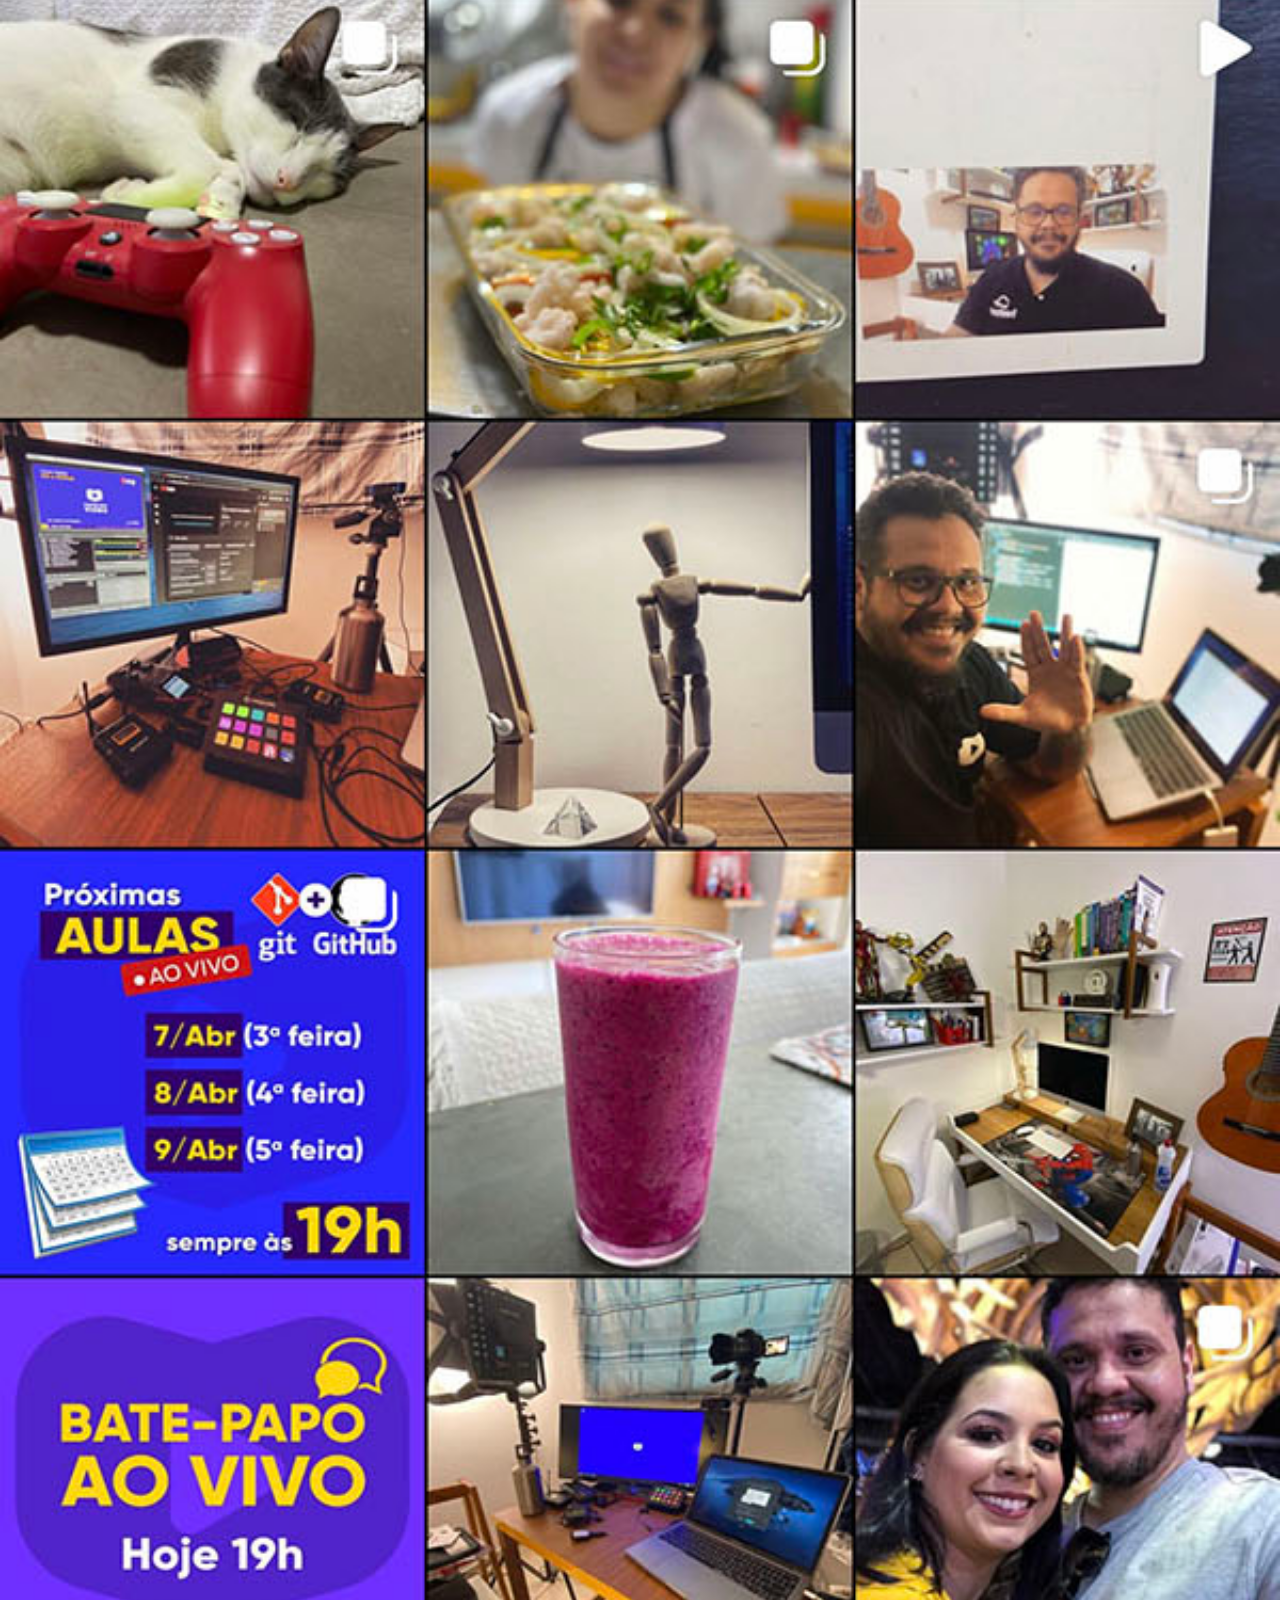
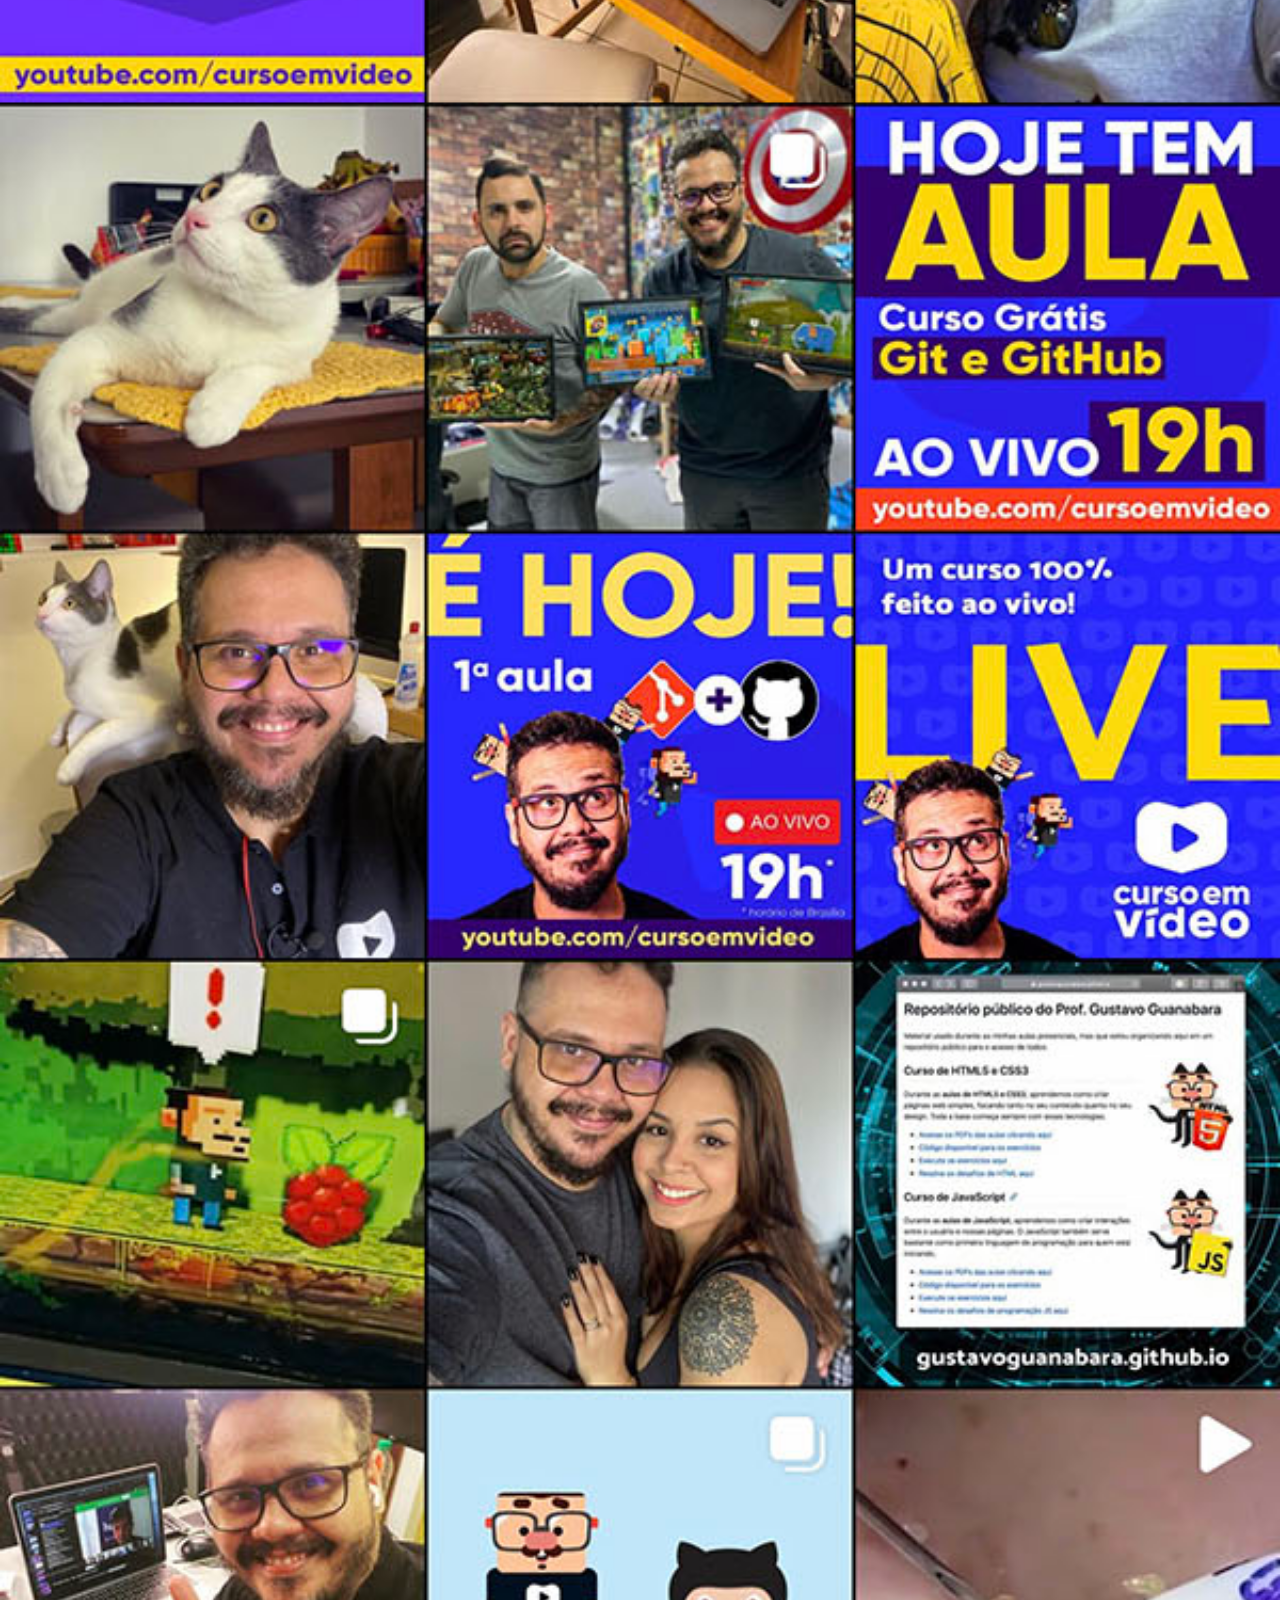
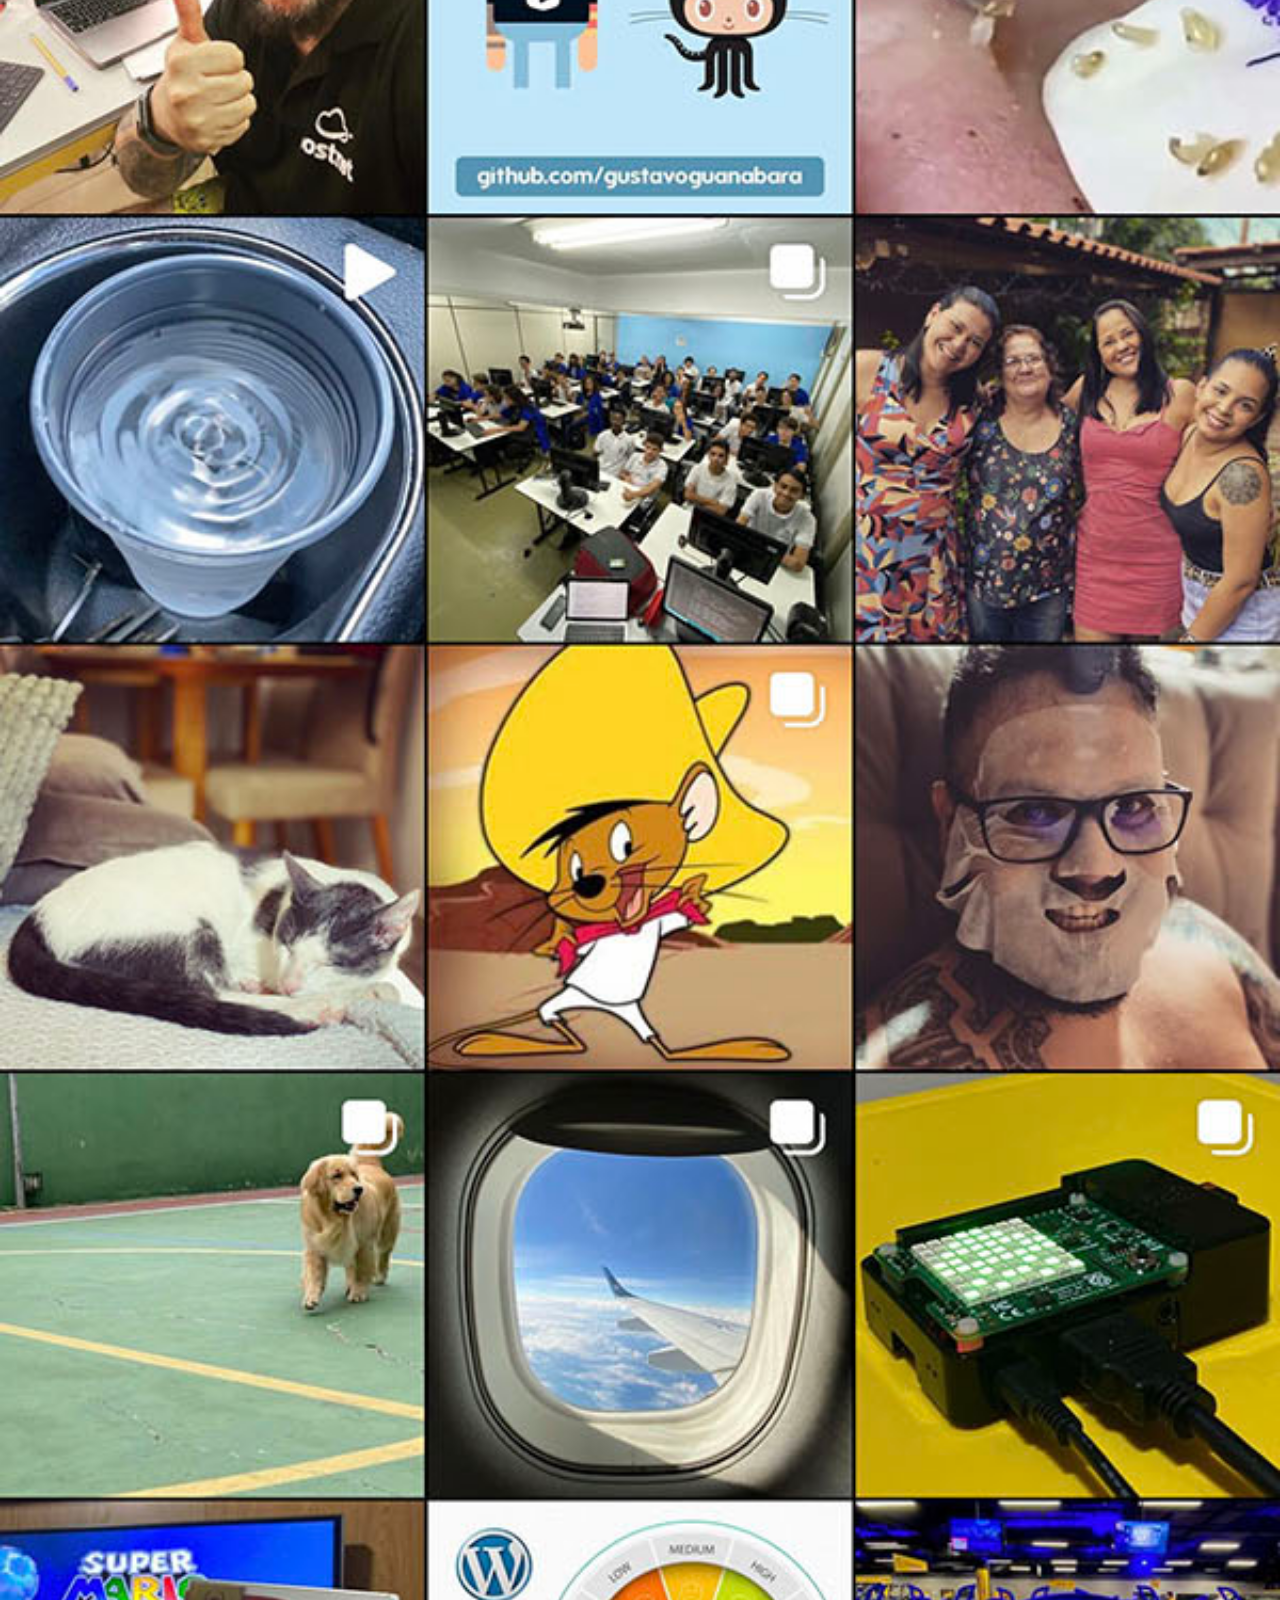
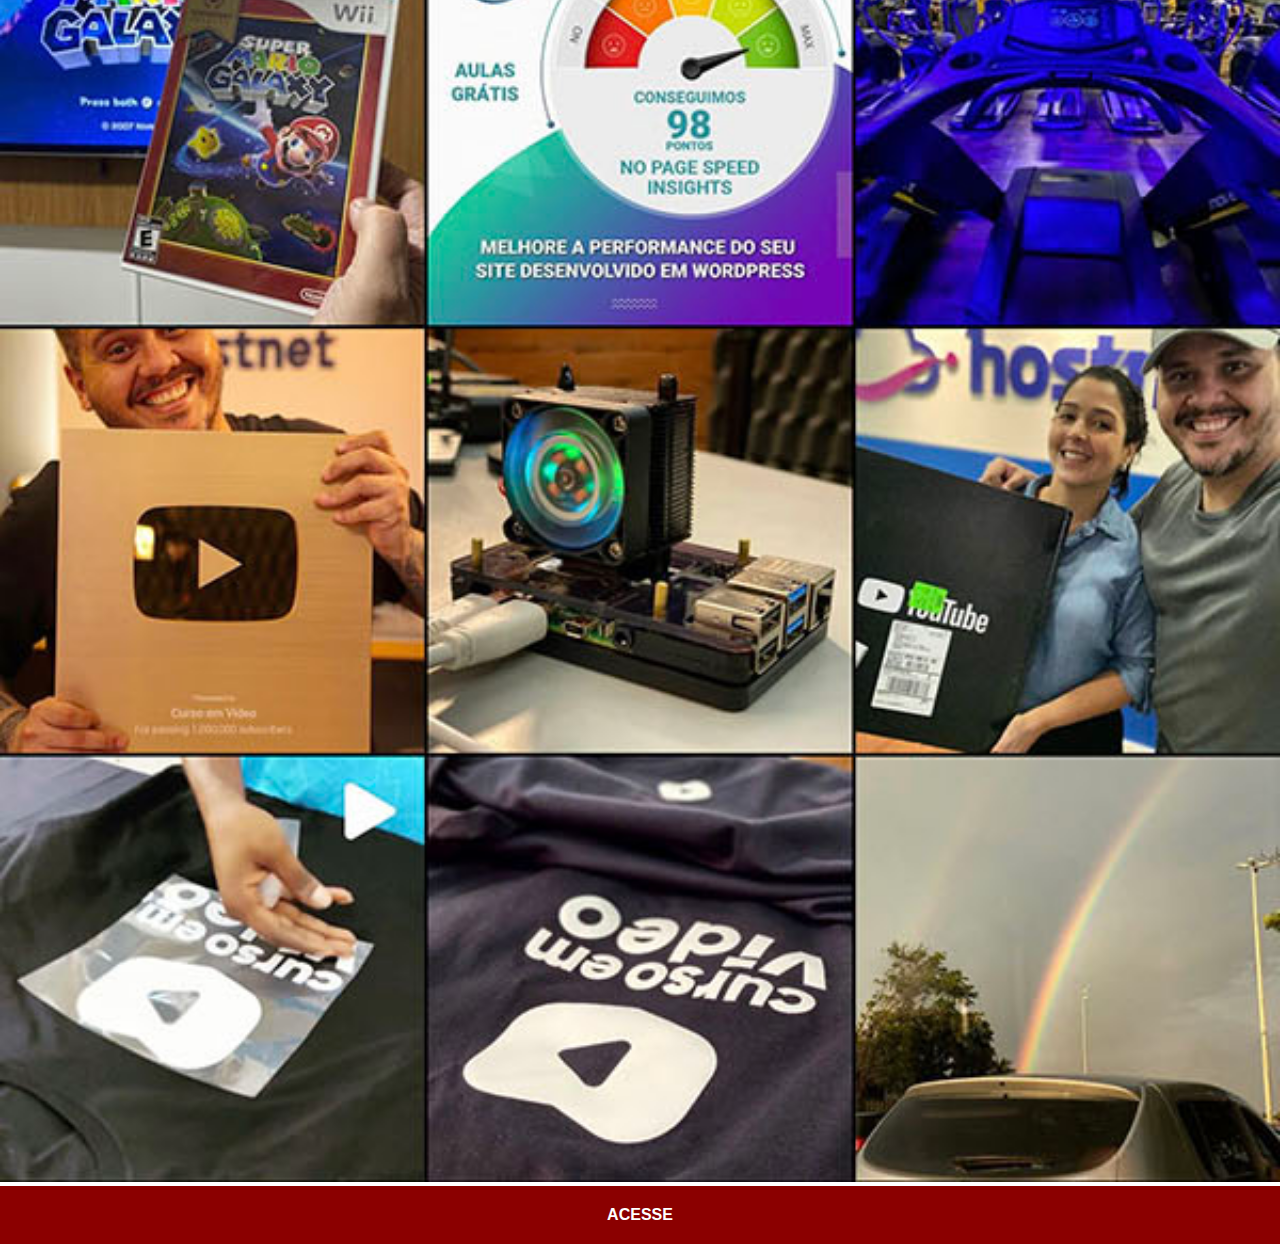
<file: projeto-social-main/instagram.html>
<!DOCTYPE html>
<html lang="pt-BR">
<head>
    <meta charset="UTF-8">
    <meta http-equiv="X-UA-Compatible" content="IE=edge">
    <meta name="viewport" content="width=device-width, initial-scale=1.0">
    <title>Instagram</title>
    <link rel="stylesheet" href="estilos/social.css">
</head>
<body>
    <img src="imagens/tela-instagram.jpg" alt="Instagram">
    <a href="https://www.instagram.com/gustavoguanabara/" target="_blank">ACESSE</a>
    
</body>
</html>
</file>
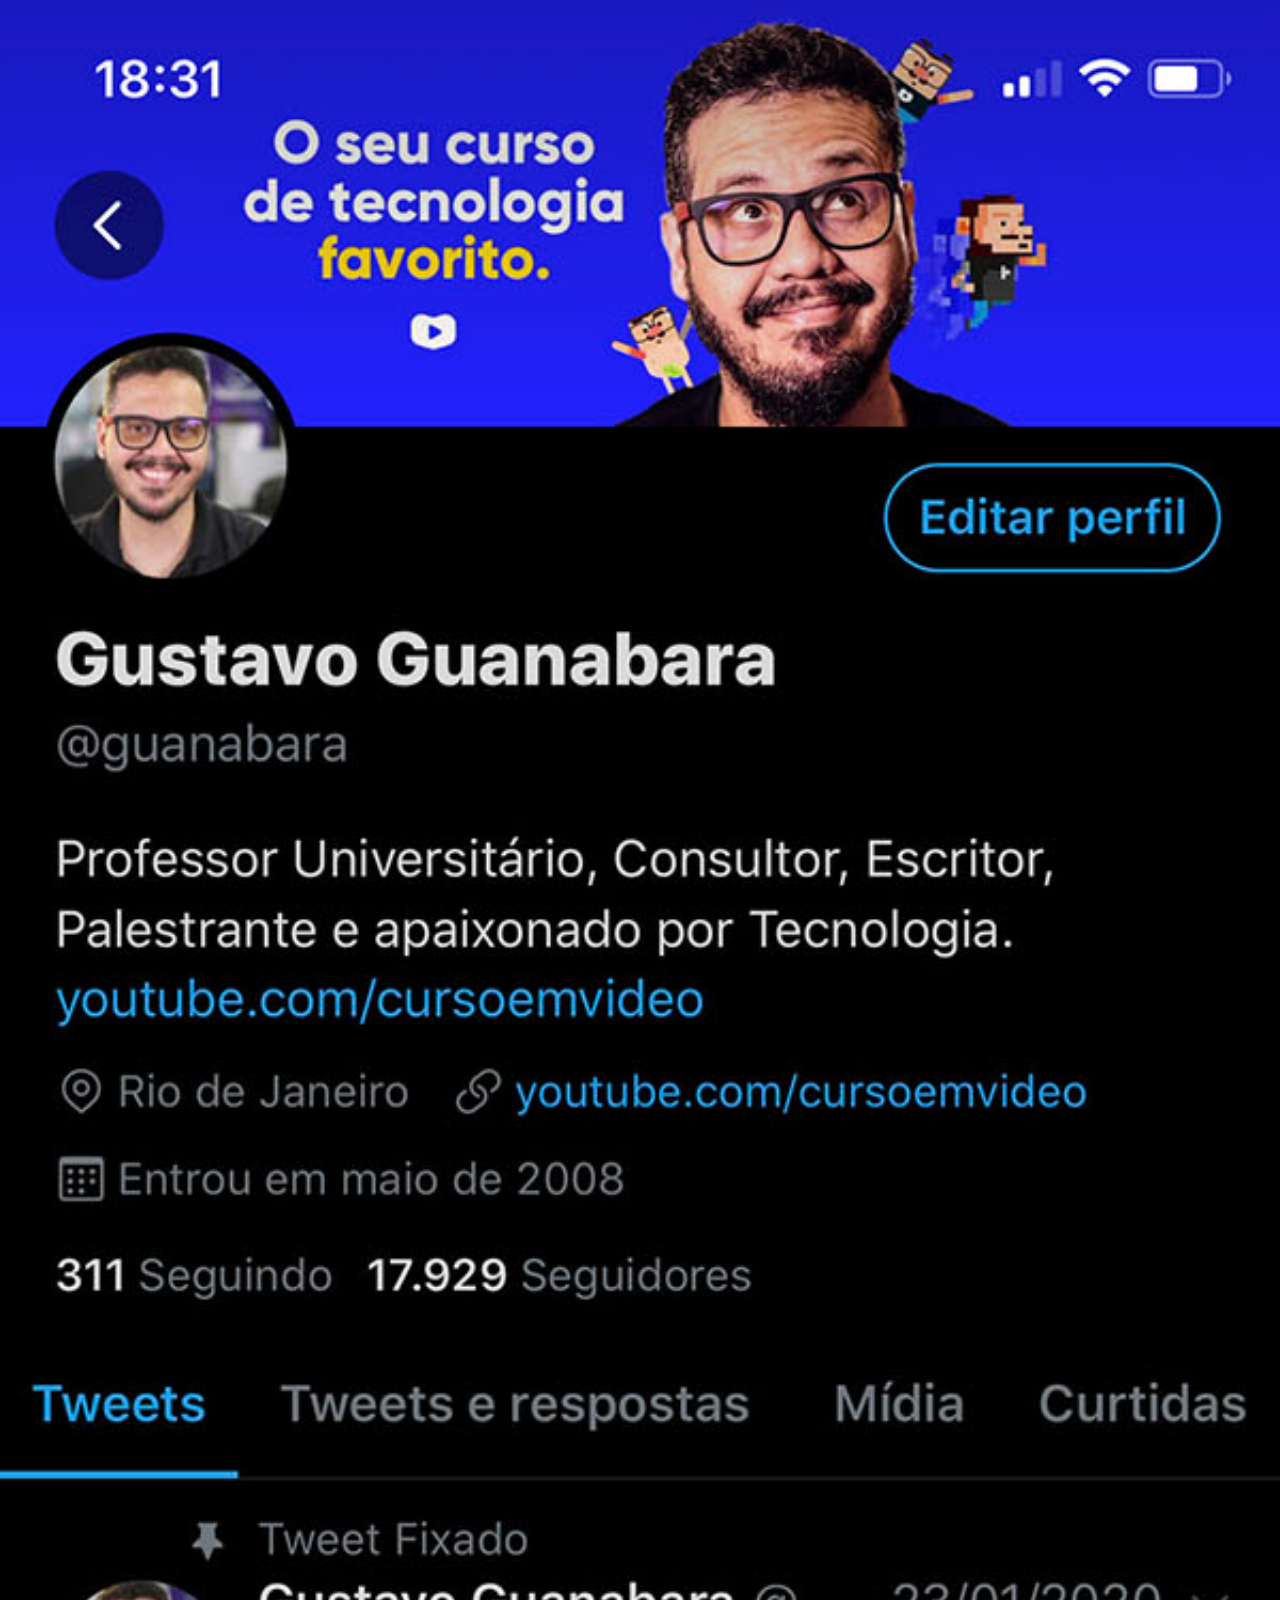
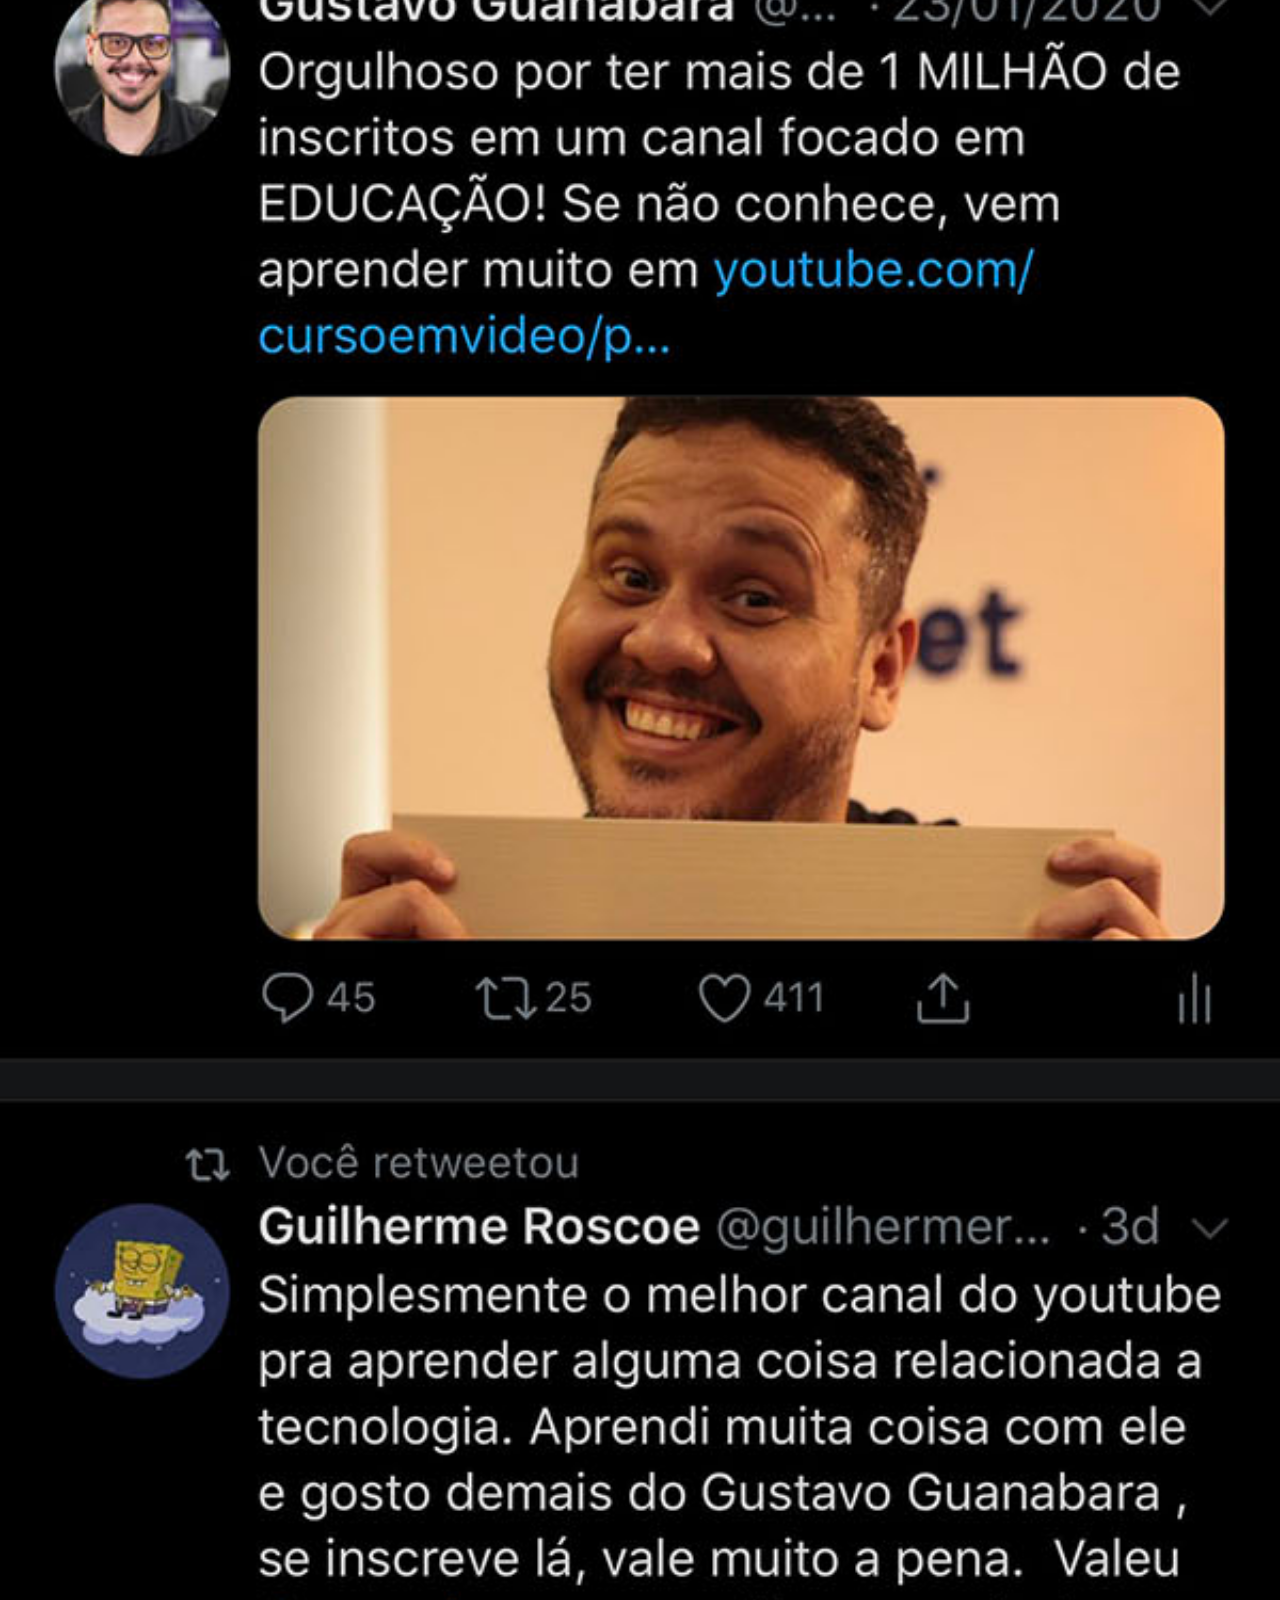
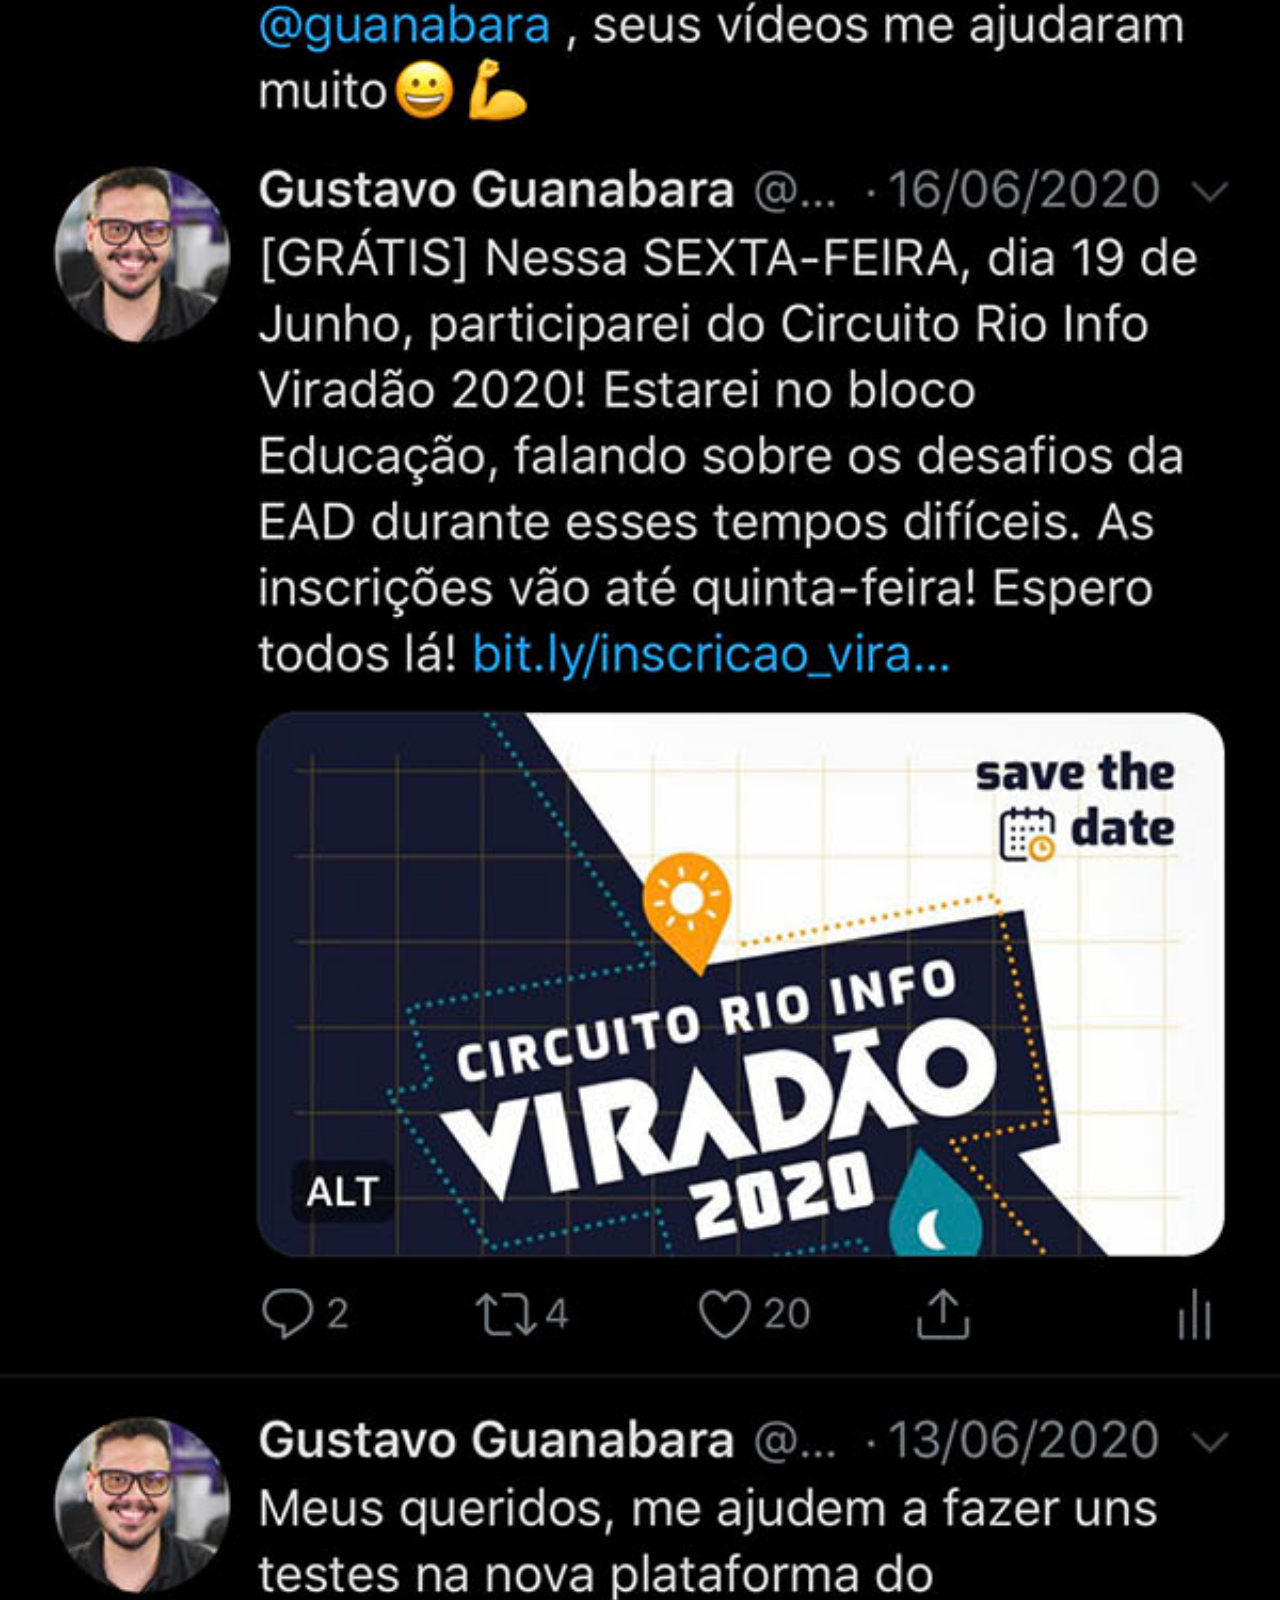
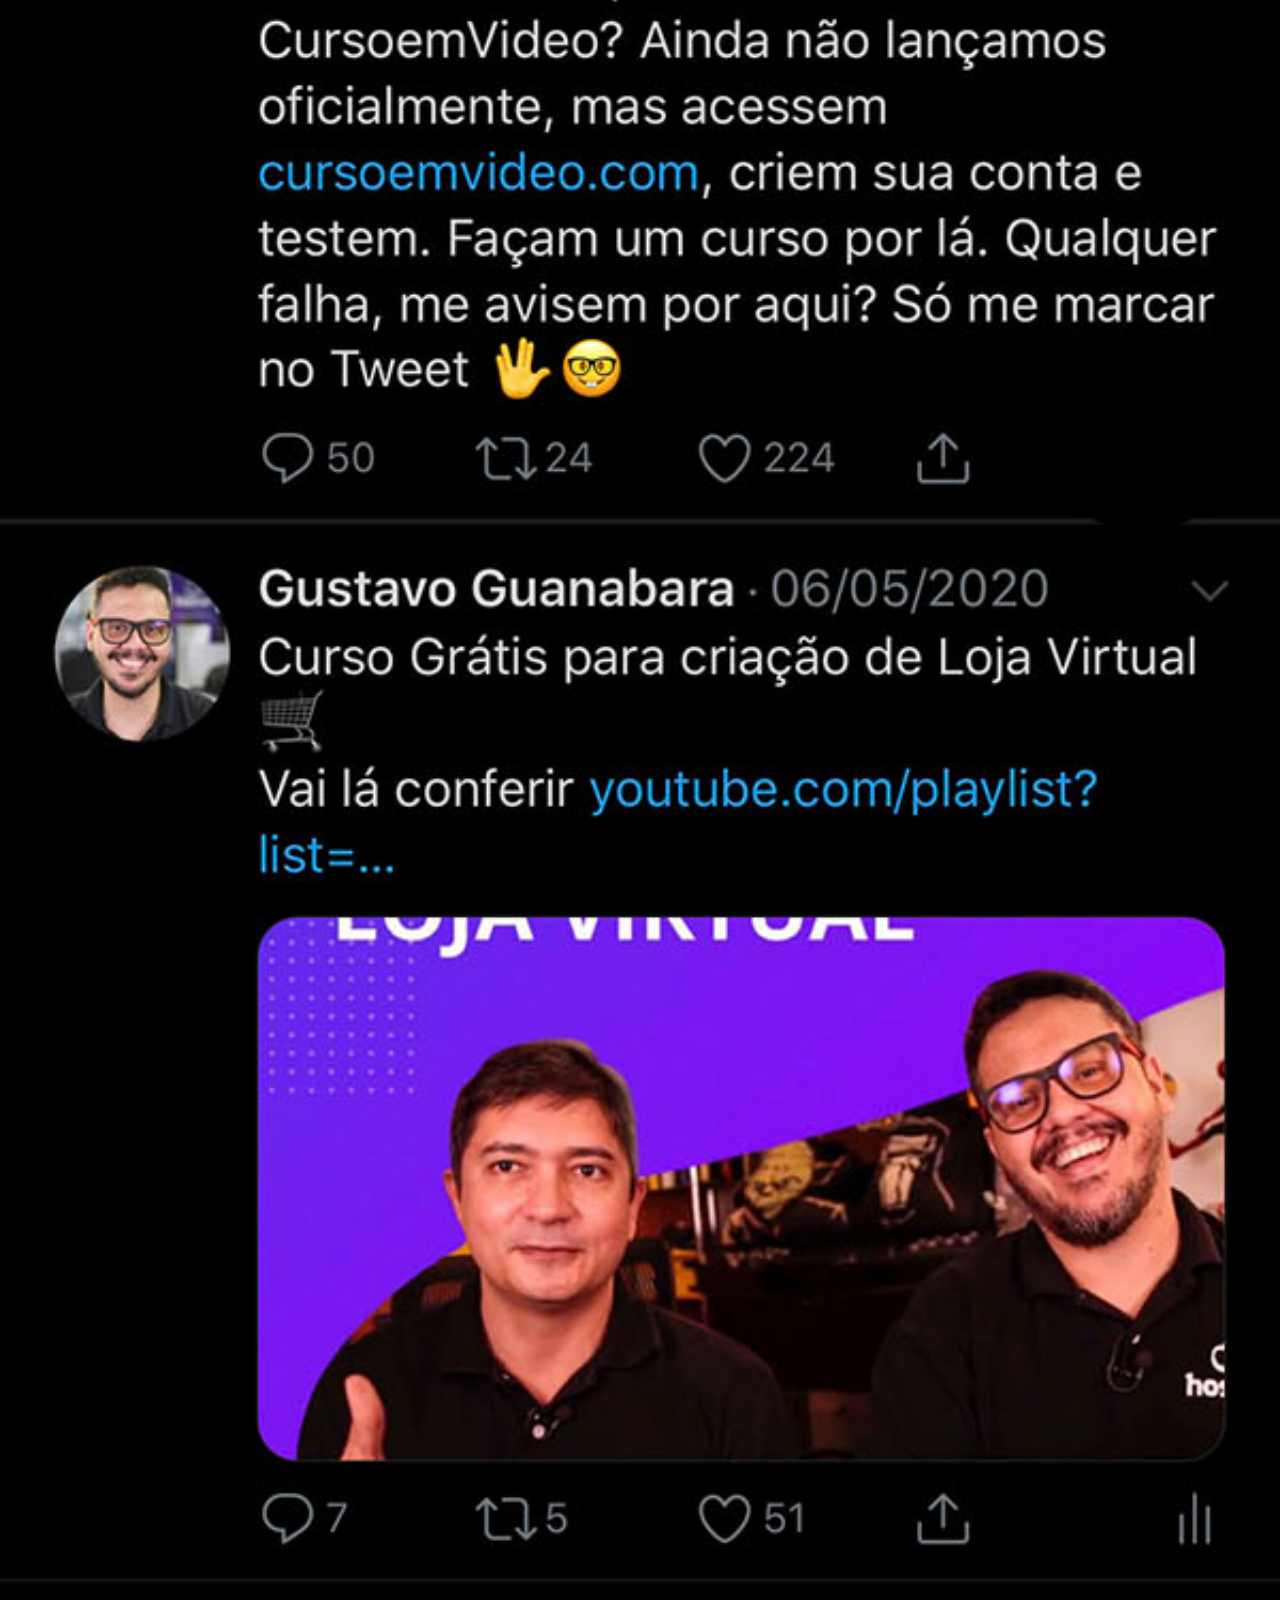
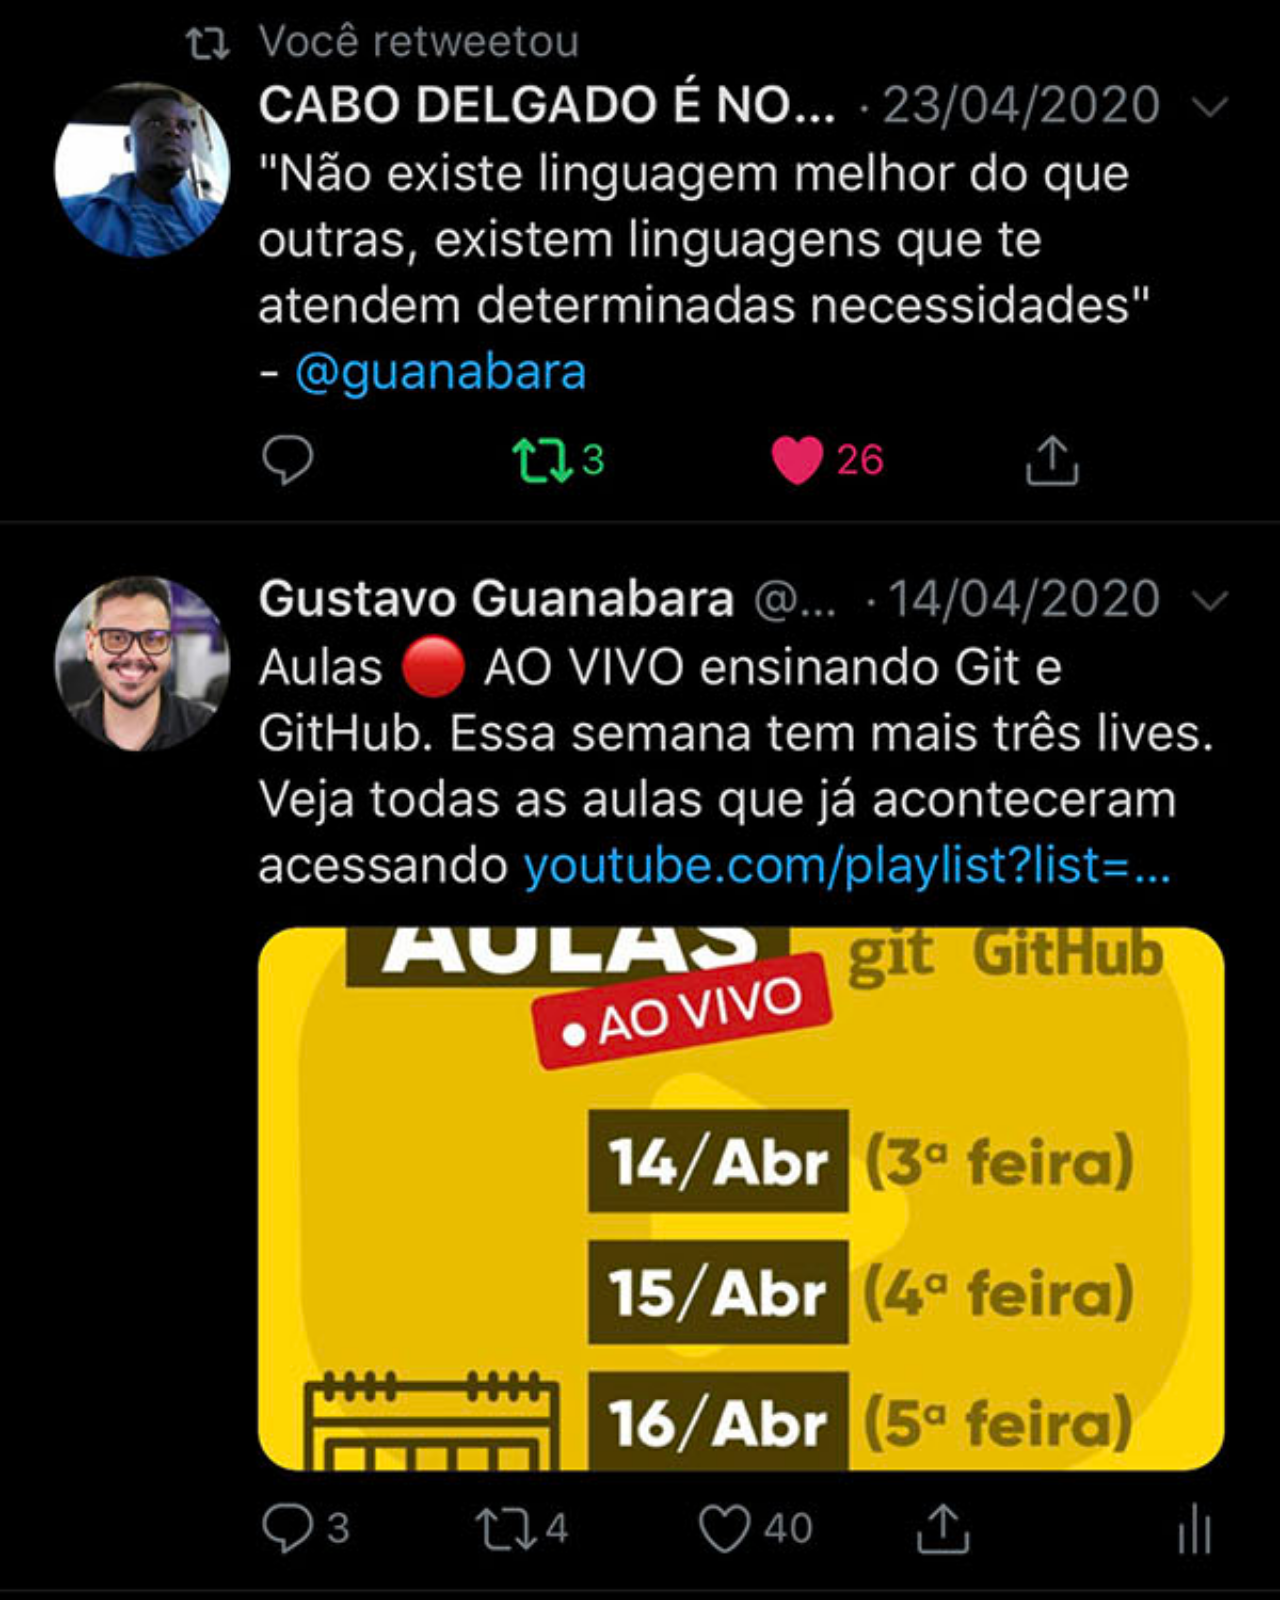
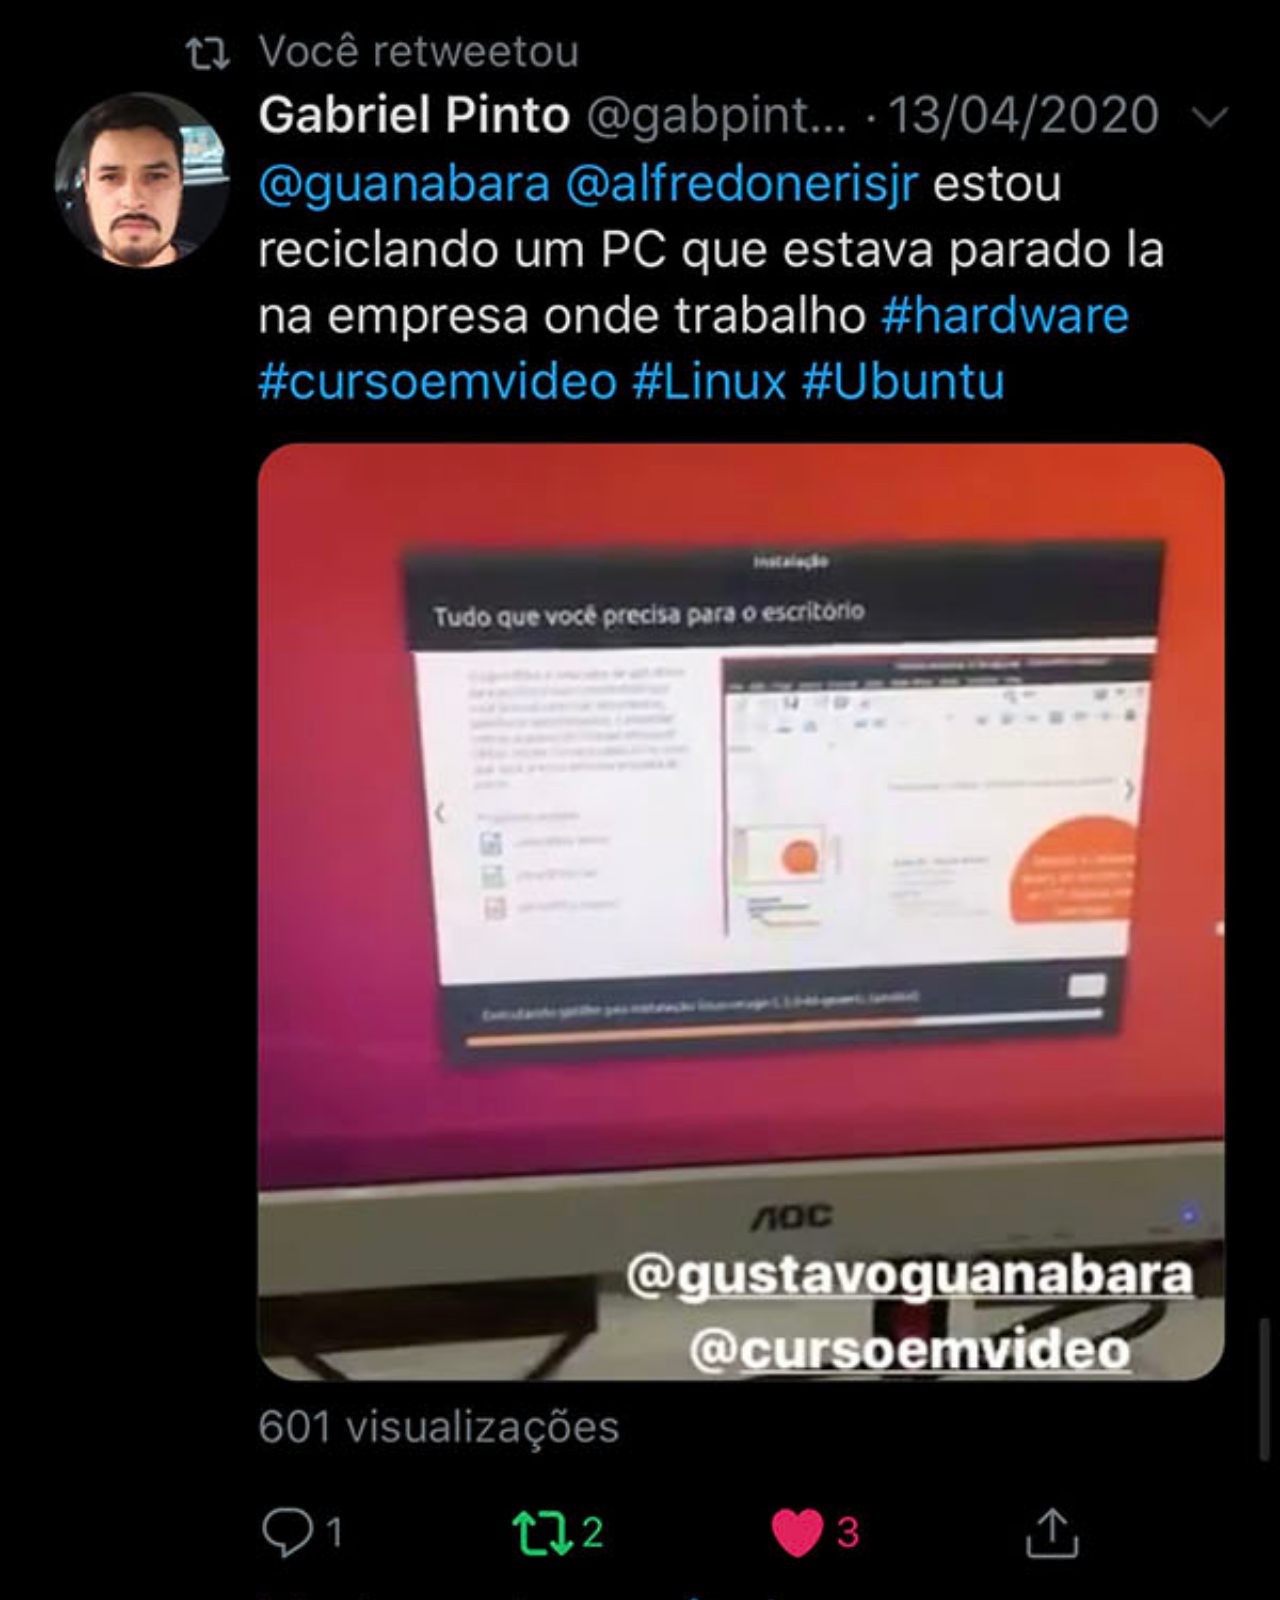
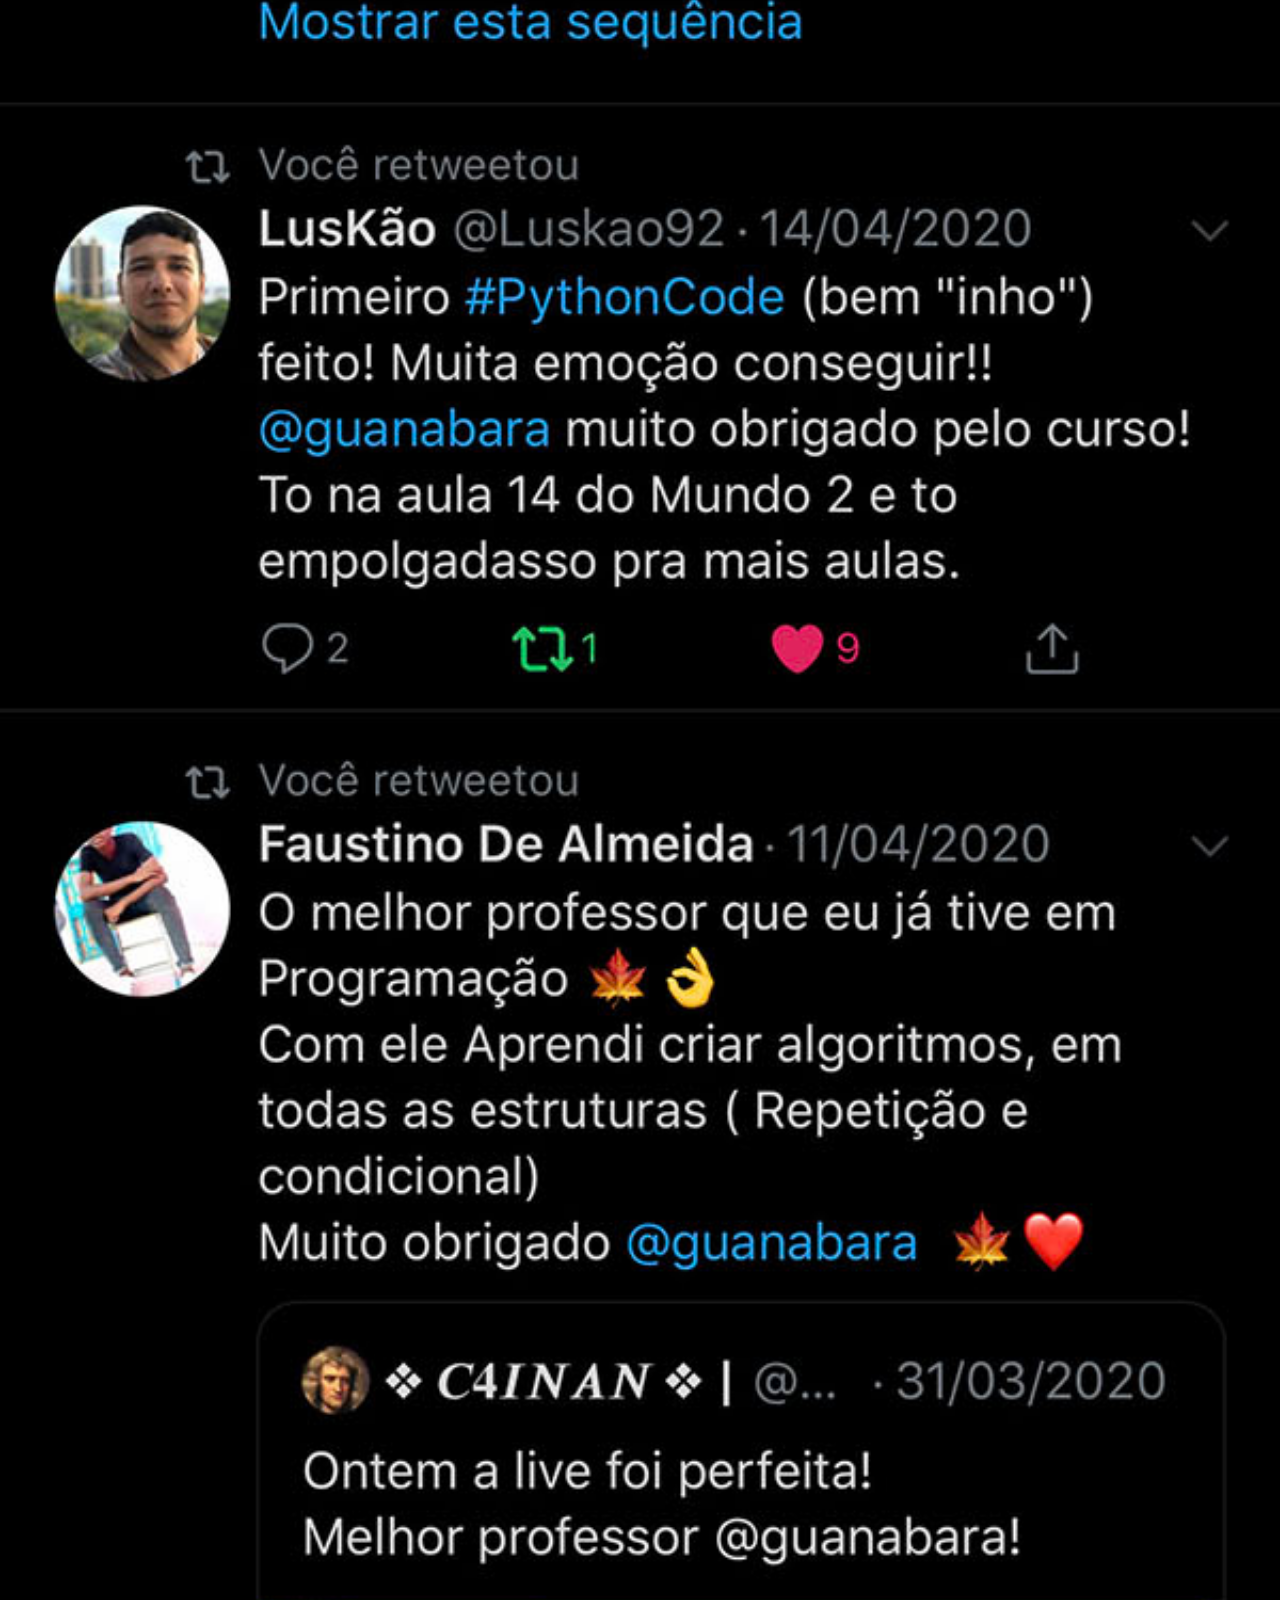
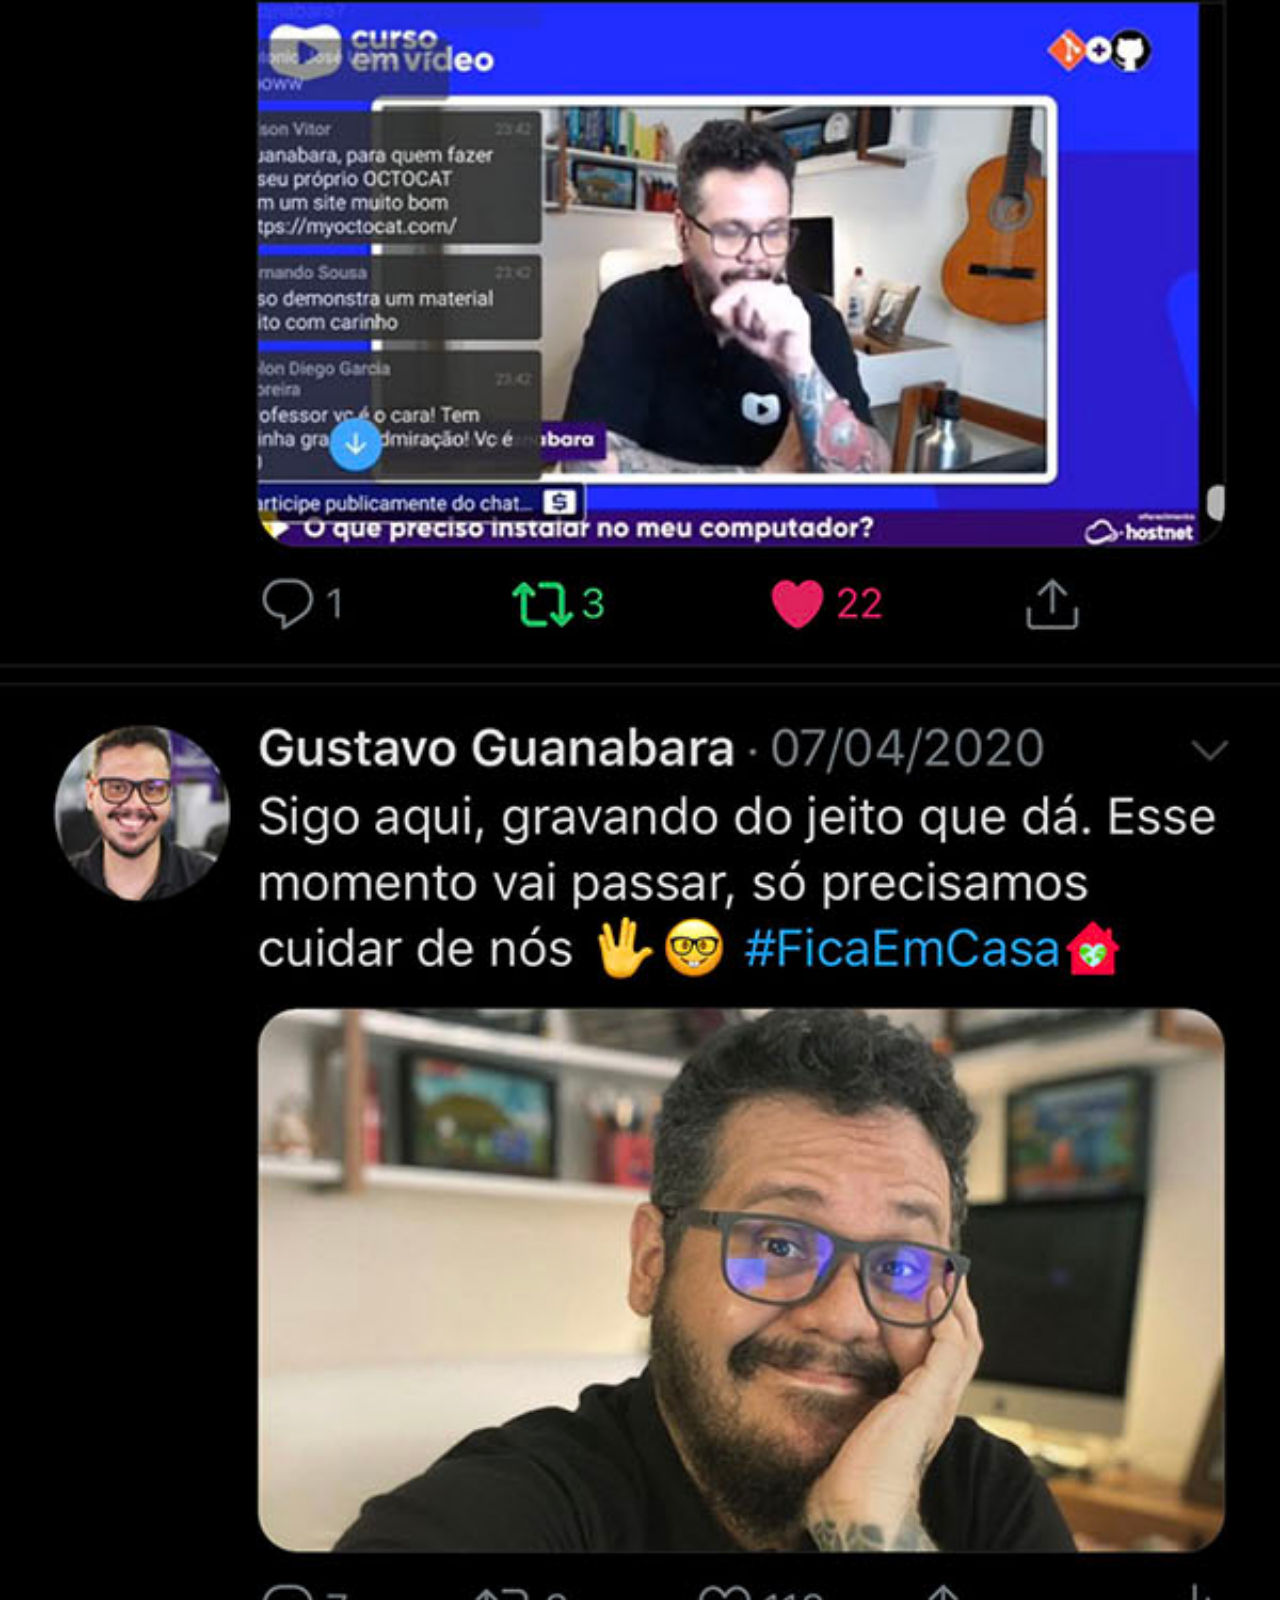
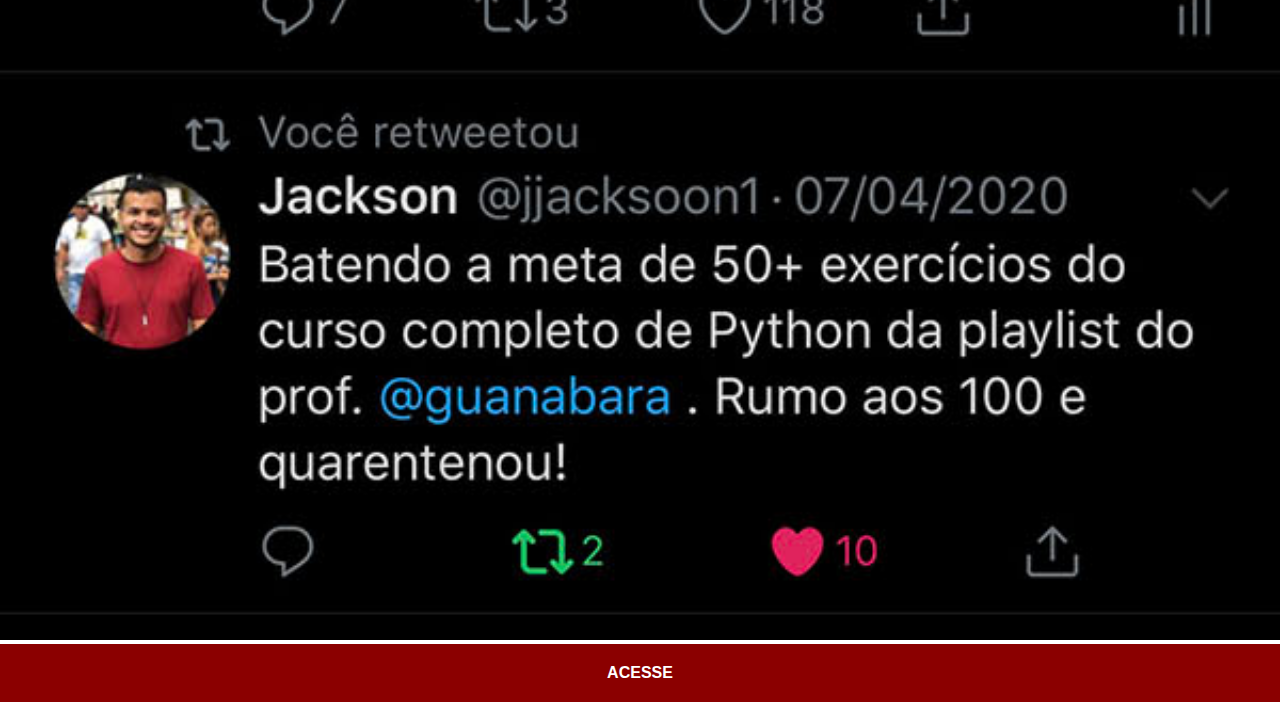
<file: projeto-social-main/twitter.html>
<!DOCTYPE html>
<html lang="pt-BR">
<head>
    <meta charset="UTF-8">
    <meta http-equiv="X-UA-Compatible" content="IE=edge">
    <meta name="viewport" content="width=device-width, initial-scale=1.0">
    <title>Twitter</title>
    <link rel="stylesheet" href="estilos/social.css">
</head>
<body>
    <img src="imagens/tela-twitter.jpg" alt="Twitter">
    <a href="https://twitter.com/guanabara">ACESSE</a>
</body>
</html>
</file>
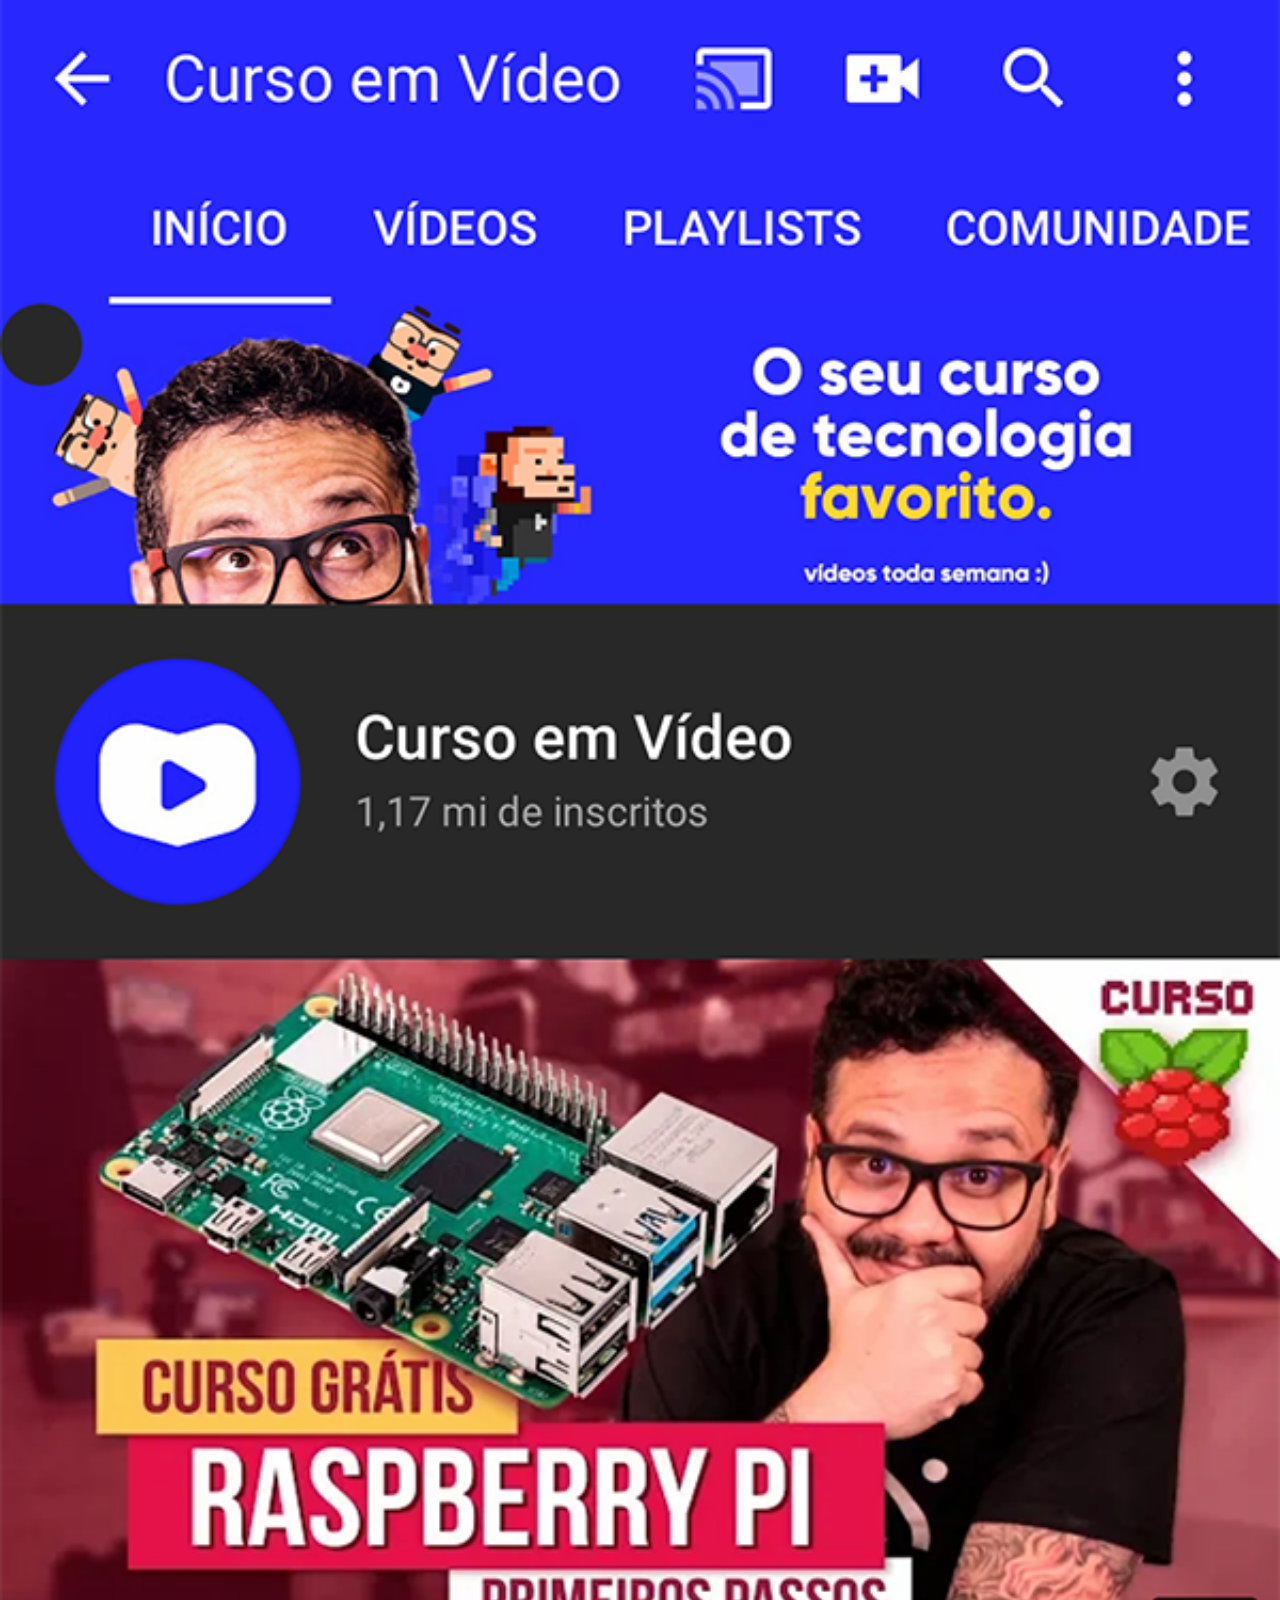
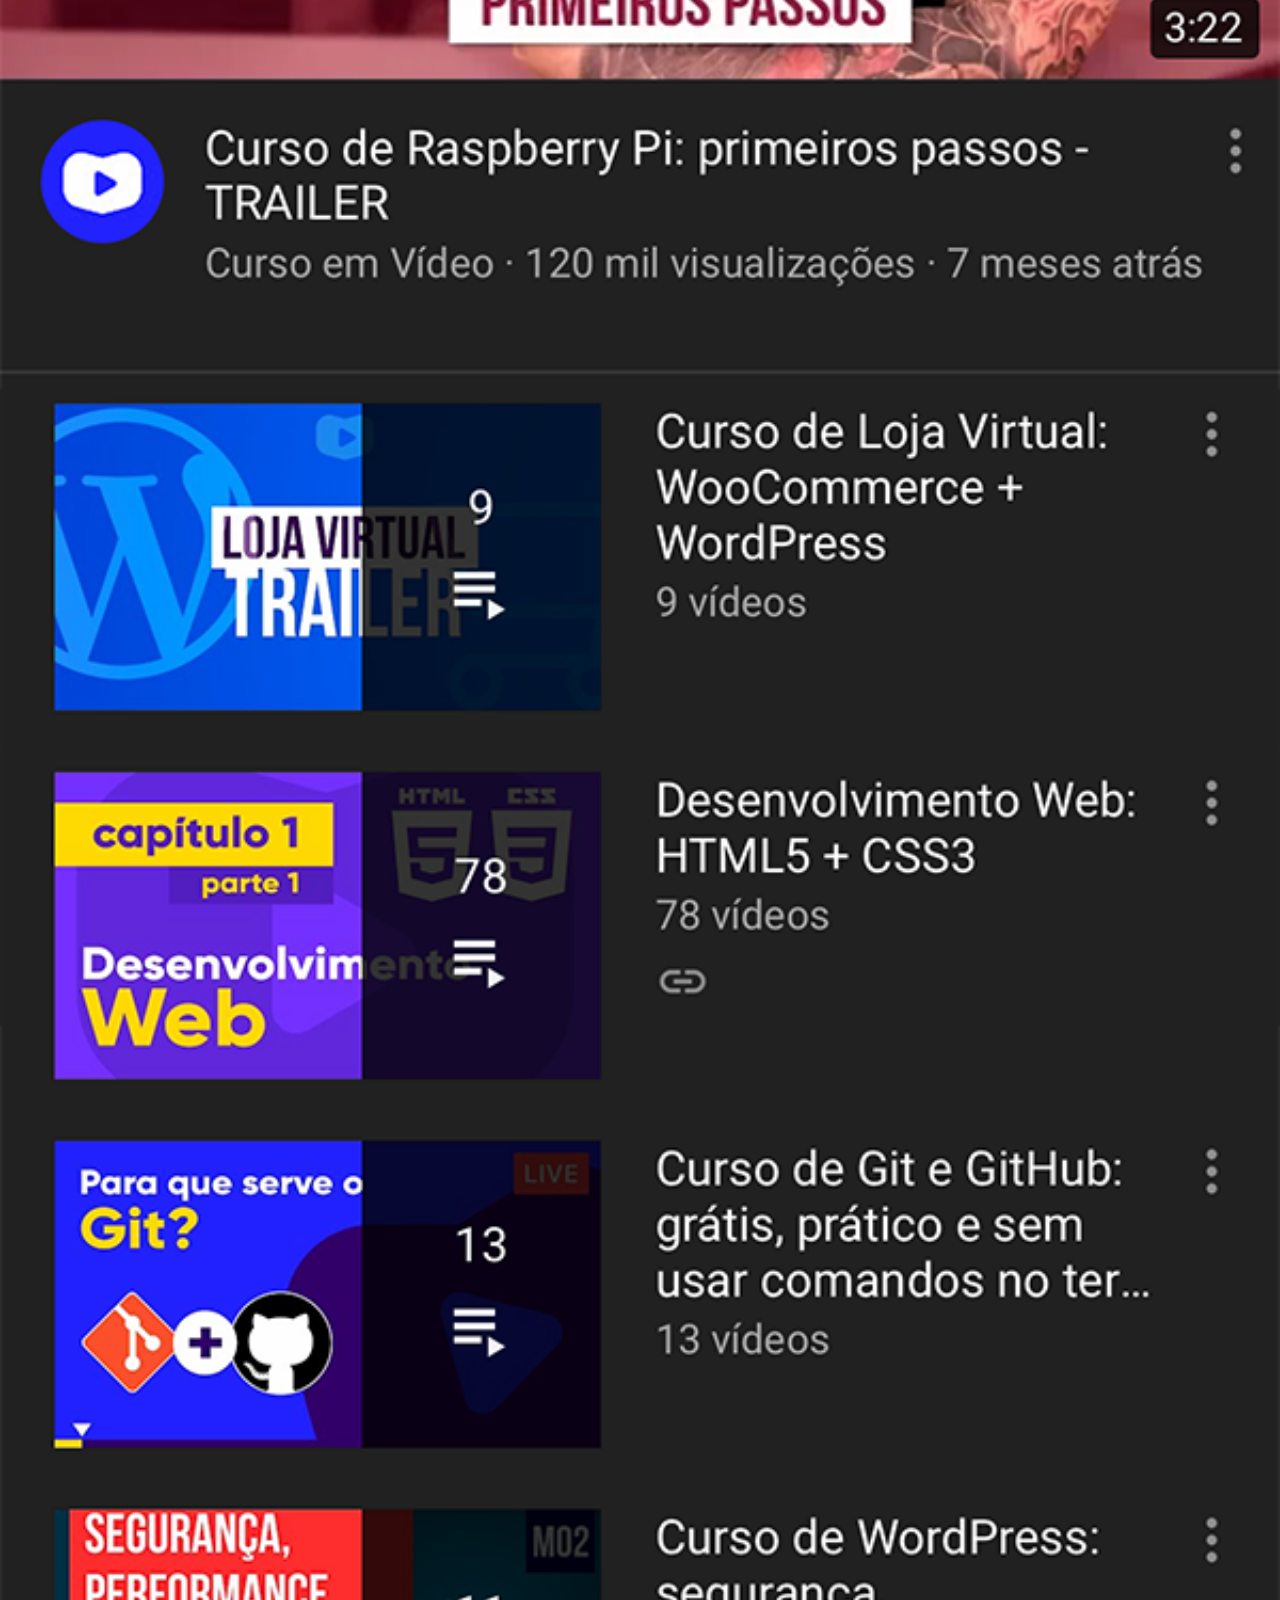
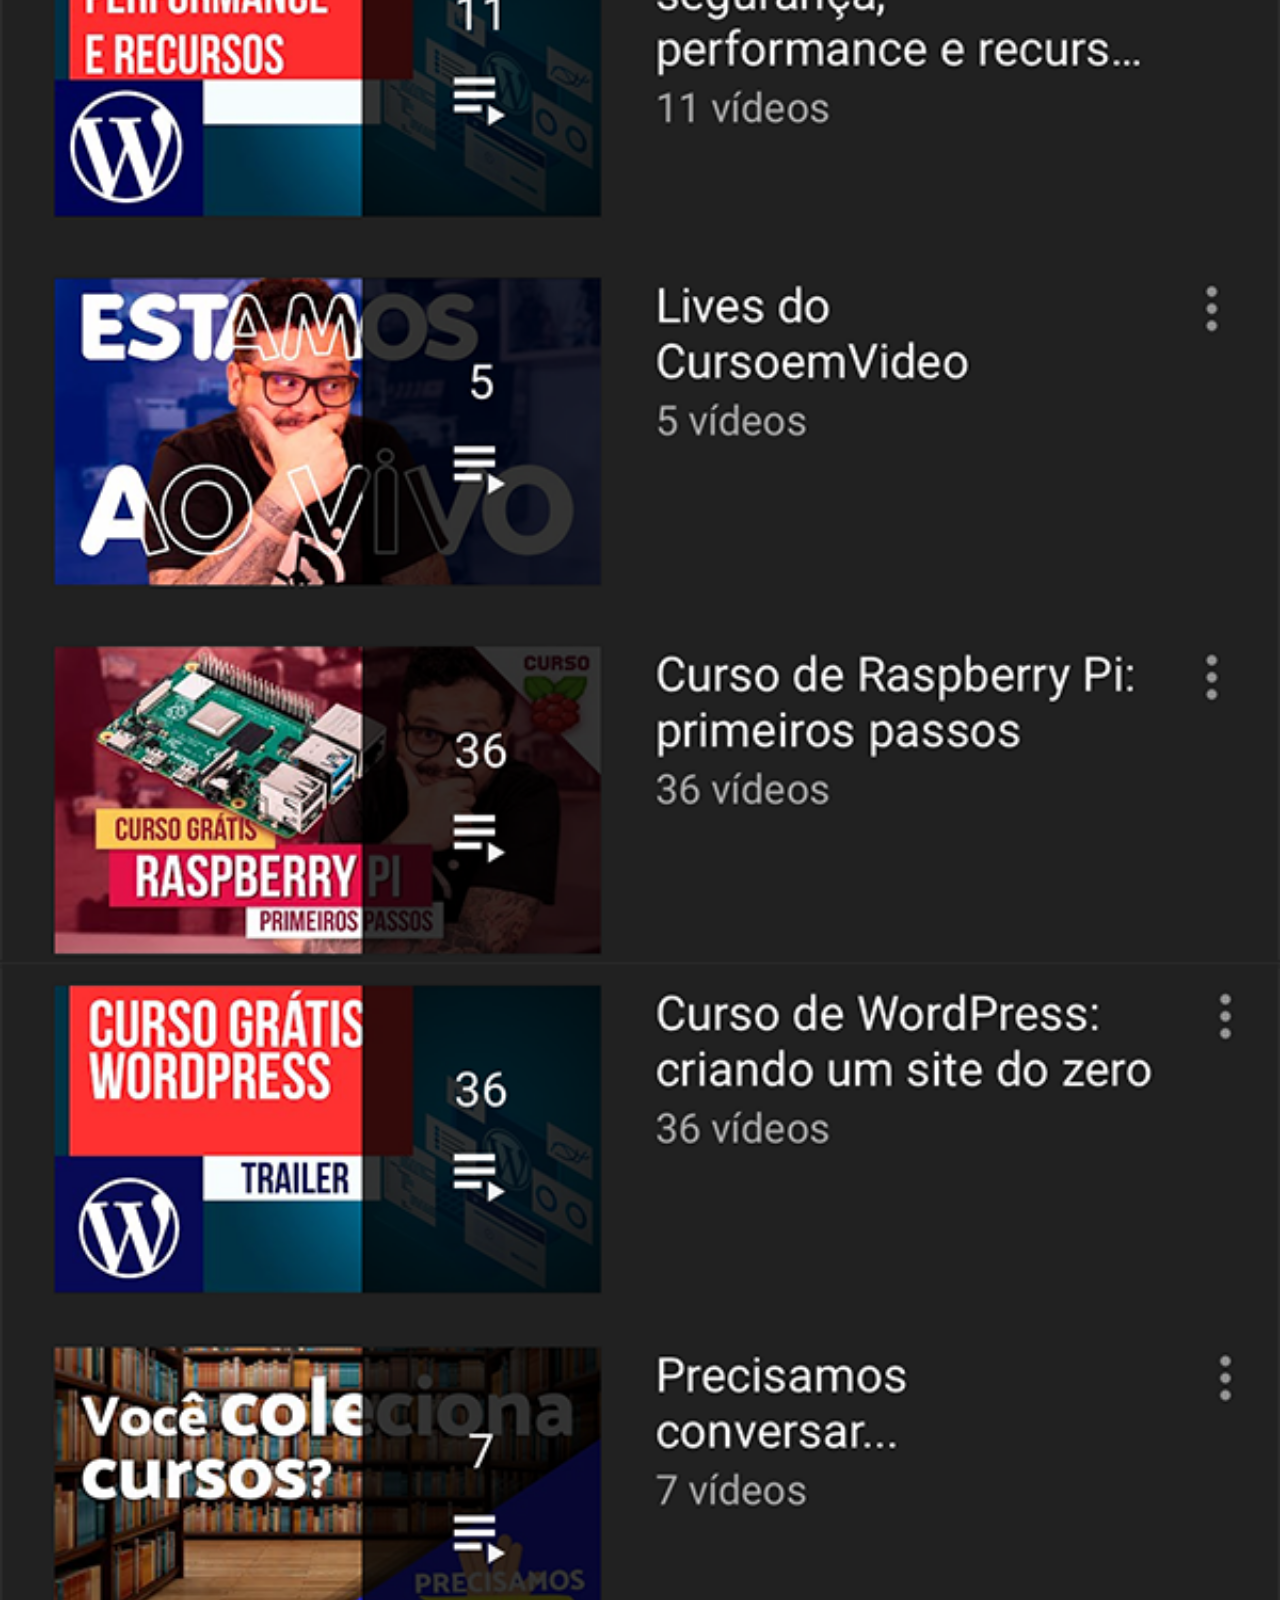
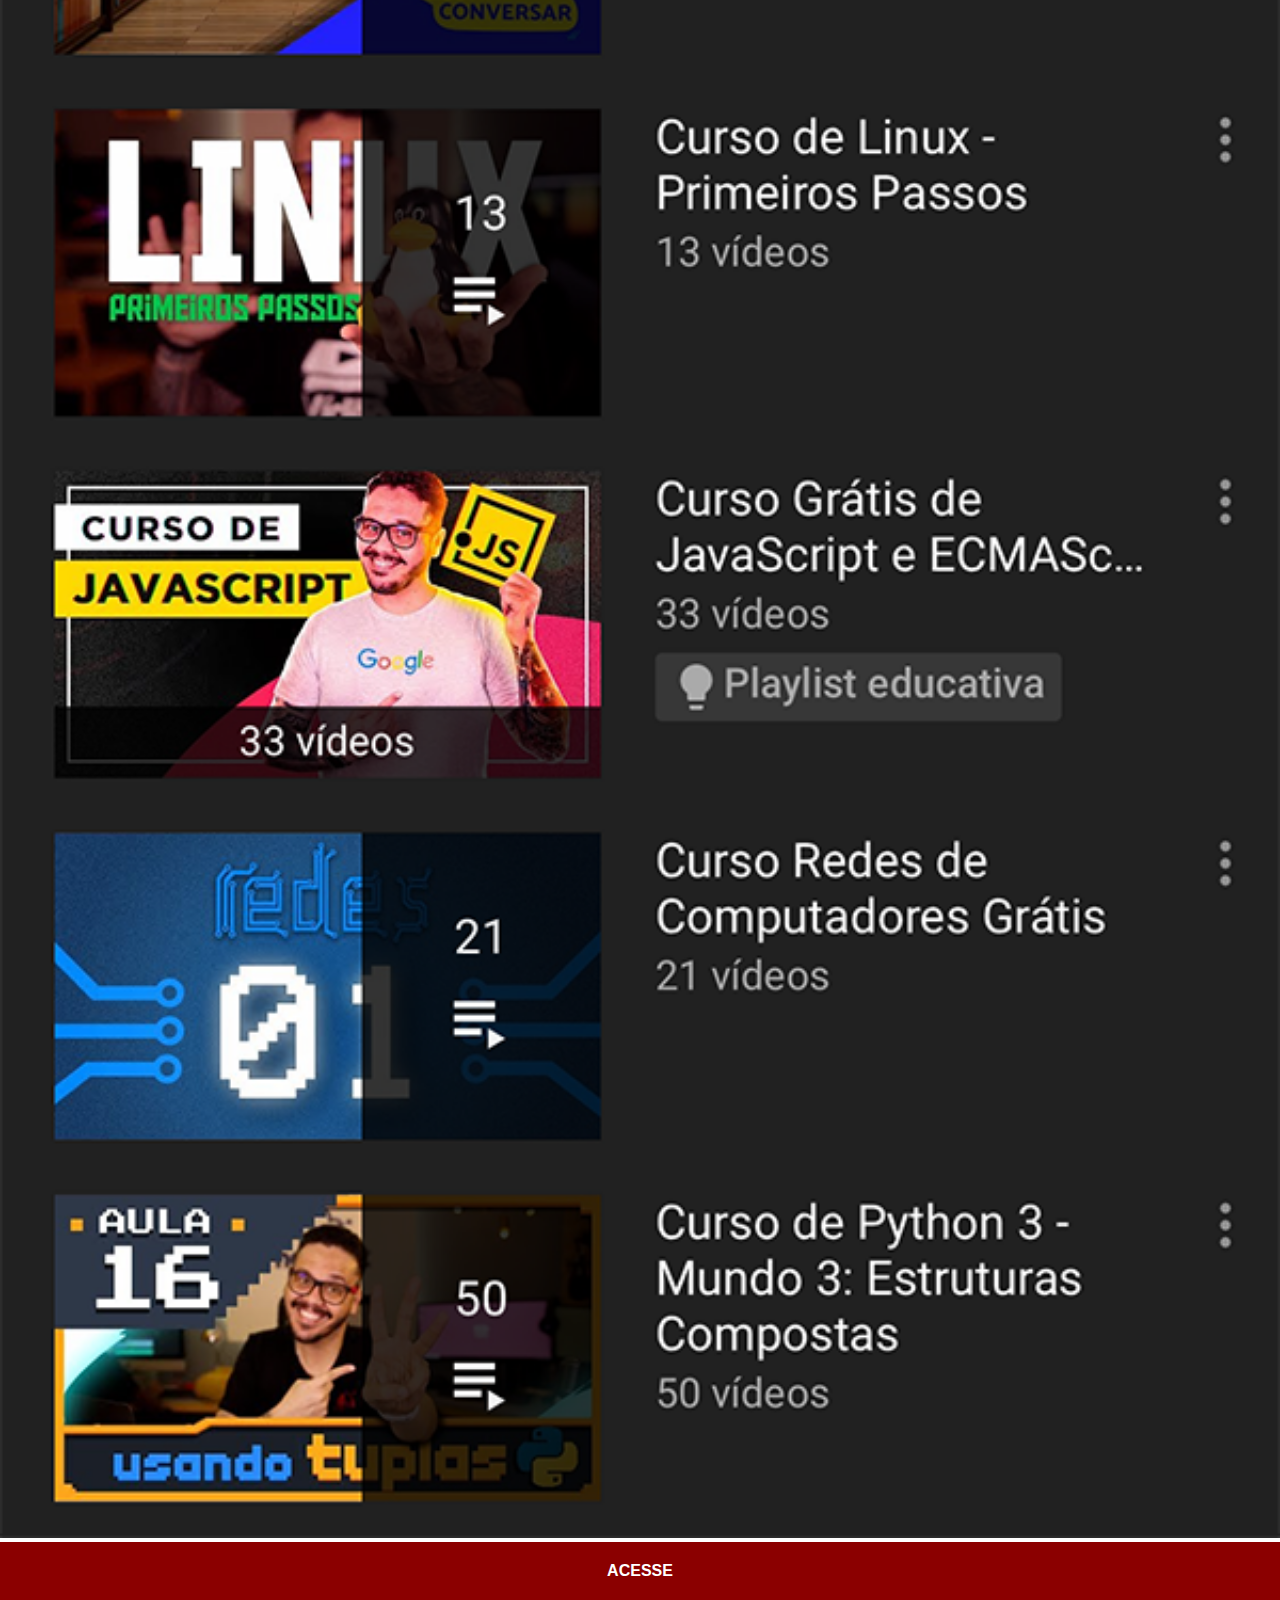
<file: projeto-social-main/youtube.html>
<!DOCTYPE html>
<html lang="pt-BR">
<head>
    <meta charset="UTF-8">
    <meta http-equiv="X-UA-Compatible" content="IE=edge">
    <meta name="viewport" content="width=device-width, initial-scale=1.0">
    <title>Youtube</title>
<link rel="stylesheet" href="estilos/social.css">
</head>
<body>
    <img src="imagens/tela-youtube.png" alt="Youtube">
    <a href="https://www.youtube.com/@CursoemVideo/playlists" target="_blank">ACESSE</a>
</body>
</html>
</file>
<file: projeto-social-main/estilos/style.css>
@charset "UTF-8";

* {
    margin: 0px;
    padding: 0px;
    font-family: Arial, Helvetica, sans-serif;
}

html, body {
    height: 100vh;
    width: 100vw;
    background-color: black;
}

body {
    background: url('../imagens/fundo-madeira.jpg') no-repeat top center;
    background-size: cover;
    background-attachment: fixed;
}

main {
    position: relative;
    height: 100vh;
    
}

section#telefone {
    position: absolute;
    top: 50%;
    left: 50%;
    transform: translate(-50%, -50%);
   
    height: 627px;
    width: 311px;
    background: url('../imagens/frame-iphone.png')no-repeat;
}

iframe#tela {
    position: relative;
    top: 80px;
    left: 22px;
    width: 267px;
    height: 471px;
}

section#redes-sociais {
    text-align: right;
}

section#redes-sociais img {
    width: 50px;
    margin: 10px;
    border-radius: 50%;
    box-shadow: 2px 2px 5px rgba(0, 0, 0, 0.400);
    box-sizing: border-box;

}

section#redes-sociais img:hover {
    border: 2px solid rgba(255, 255, 255, 0.637);
    transform: translate(-3px -3px);
    box-shadow: 5px 5px 10px rgba(0, 0, 0, 0.600);
    transition: transform 0.5s, border 1s;
}
</file>
<file: projeto-social-main/estilos/social.css>
@charset "UTF-8";

* {
    margin: 0px;
    padding: 0px;
    font-family: Arial, Helvetica, sans-serif;
}

::-webkit-scrollbar {
    width: 0px;
    height: 0px;
}


img {
    width: 100vw;

}

a {
    display: block;
    background-color: darkred;
    color: white;
    padding: 20px;
    text-align: center;
    font-weight: bolder;
    text-decoration: none;
}

a:hover {
    background-color: red;
}
</file>
